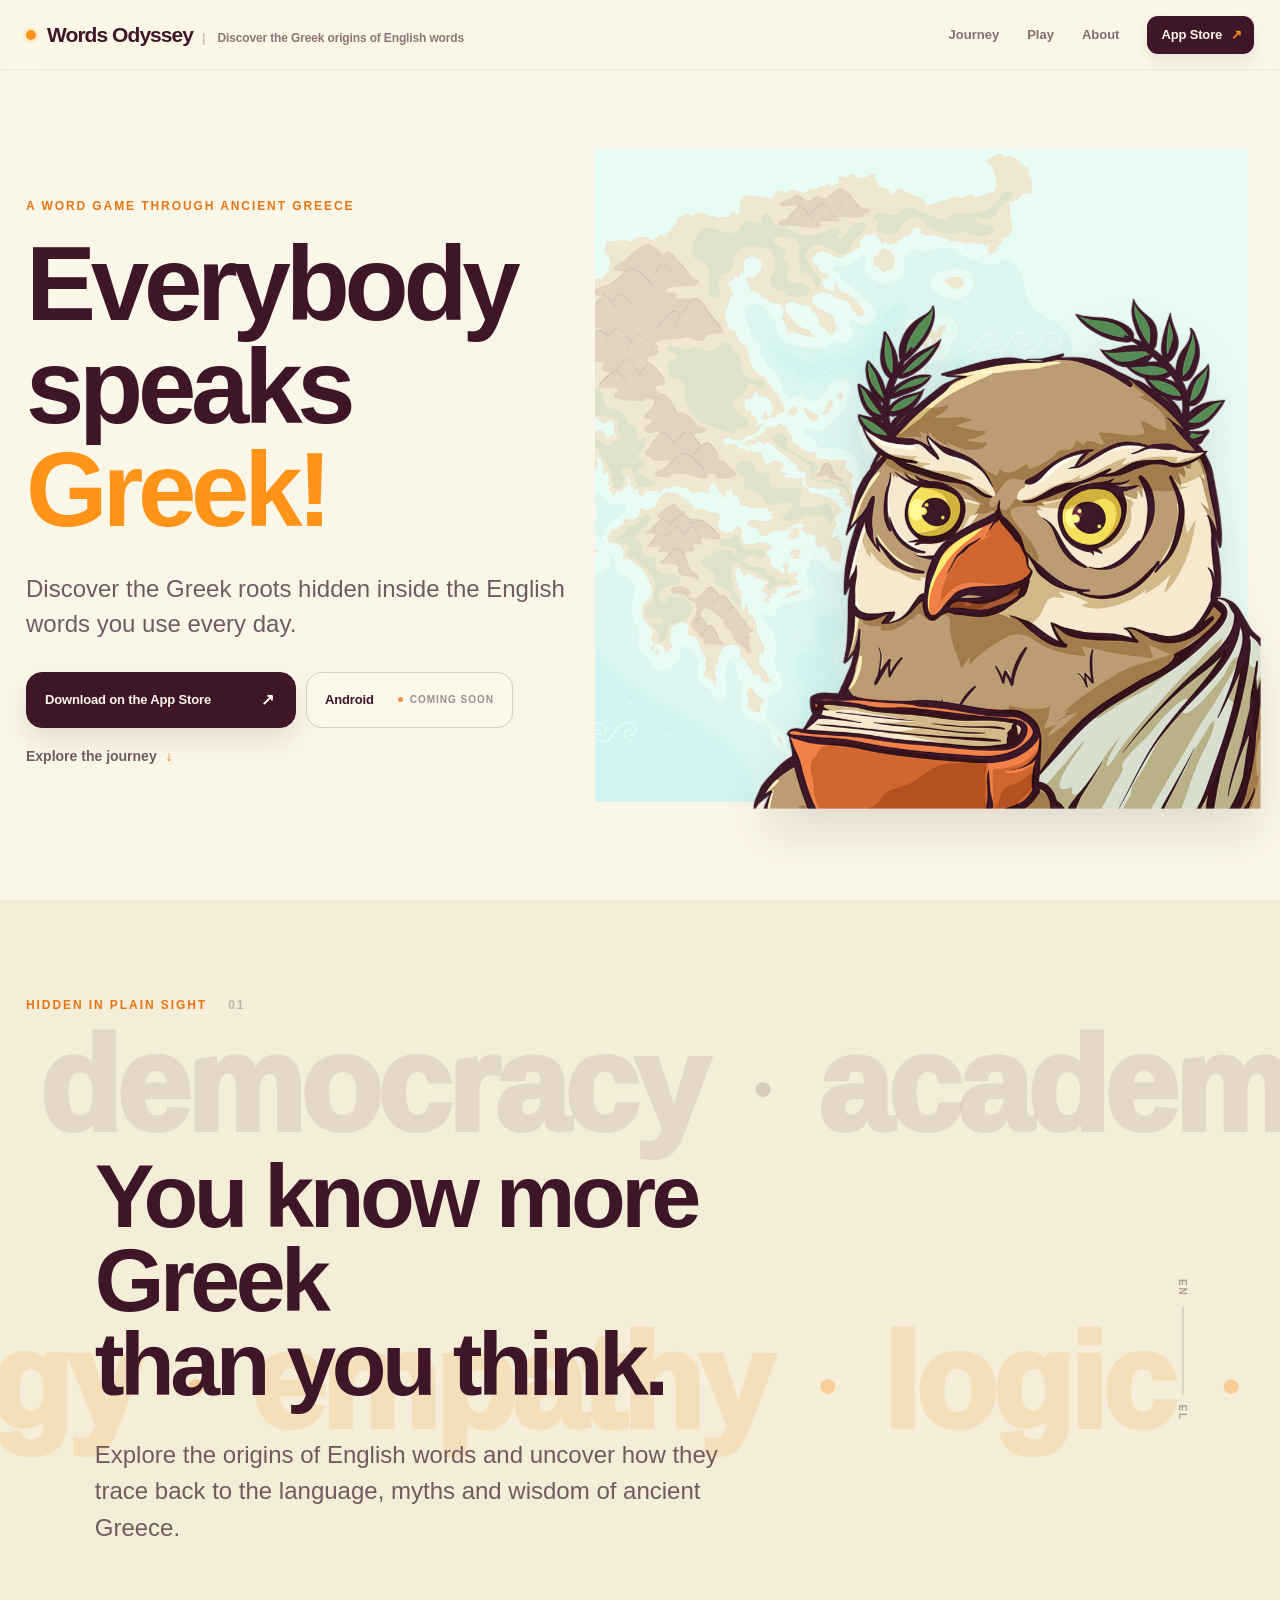
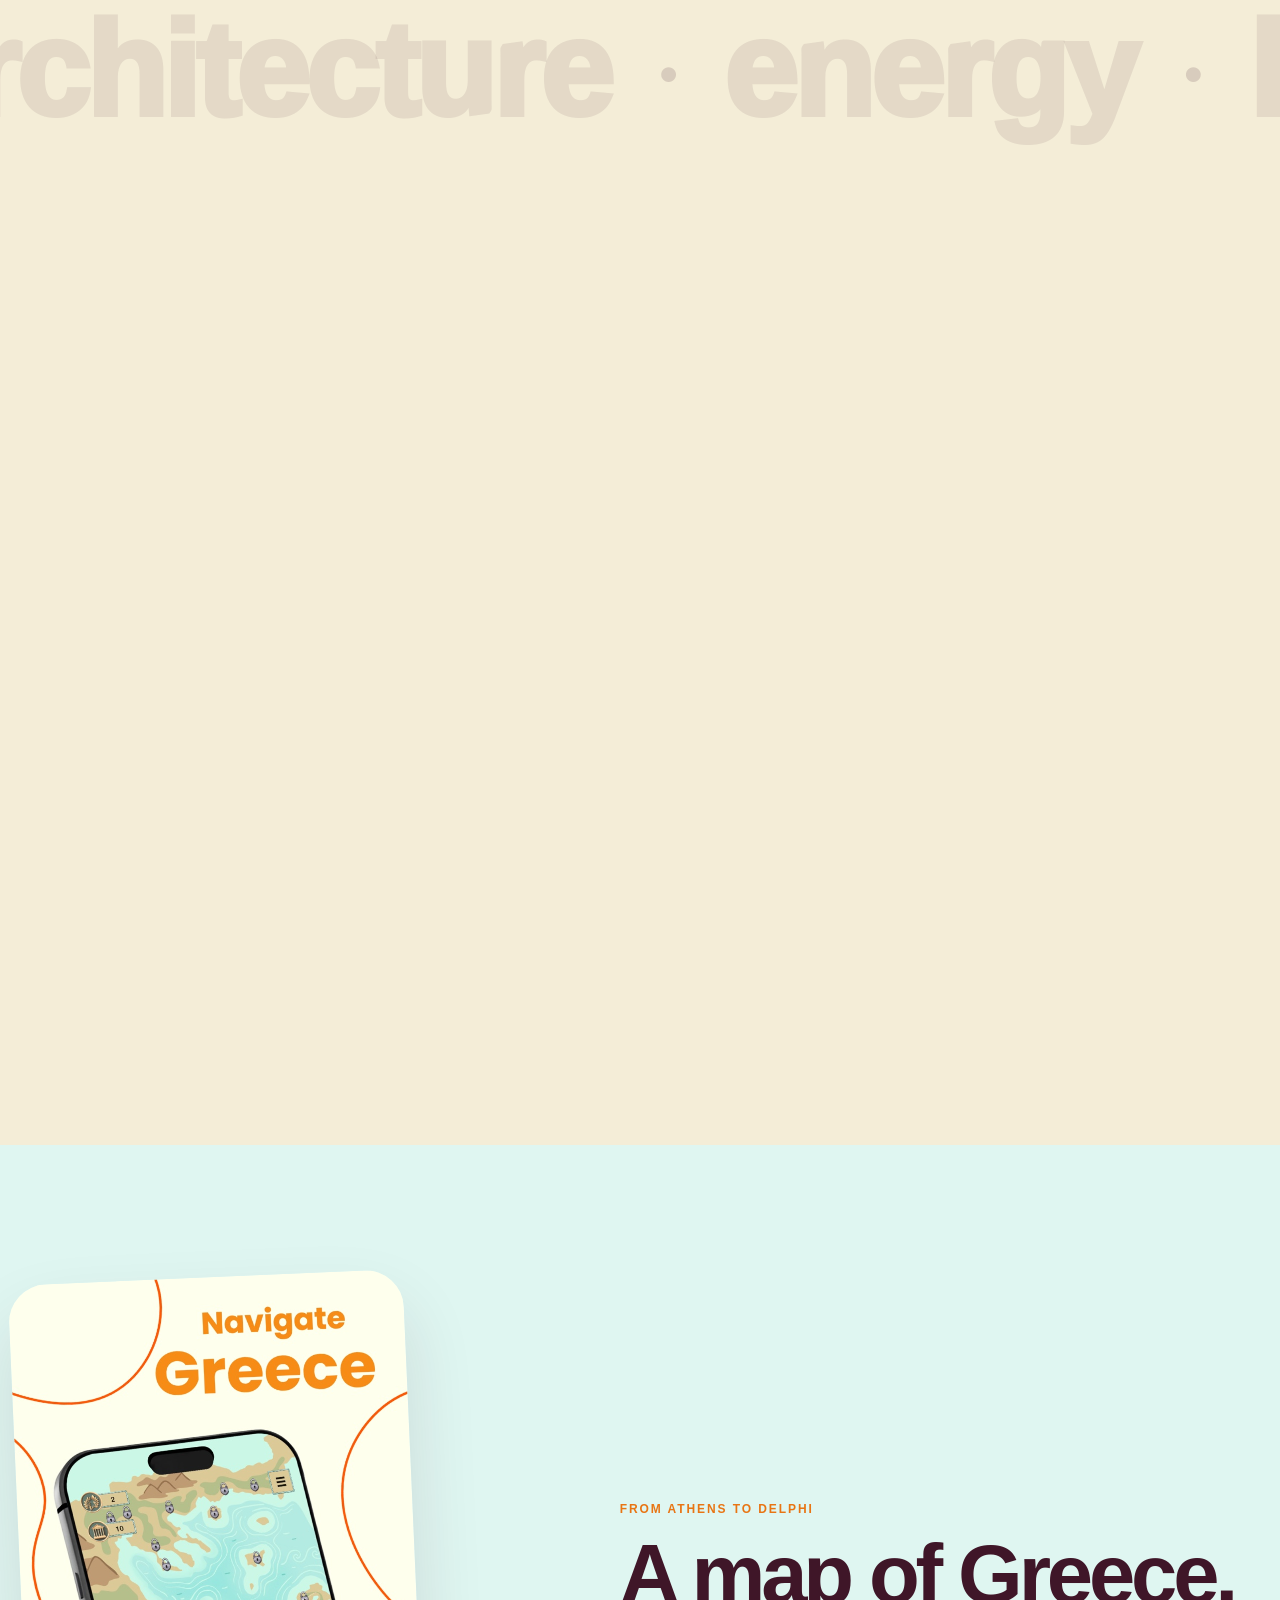
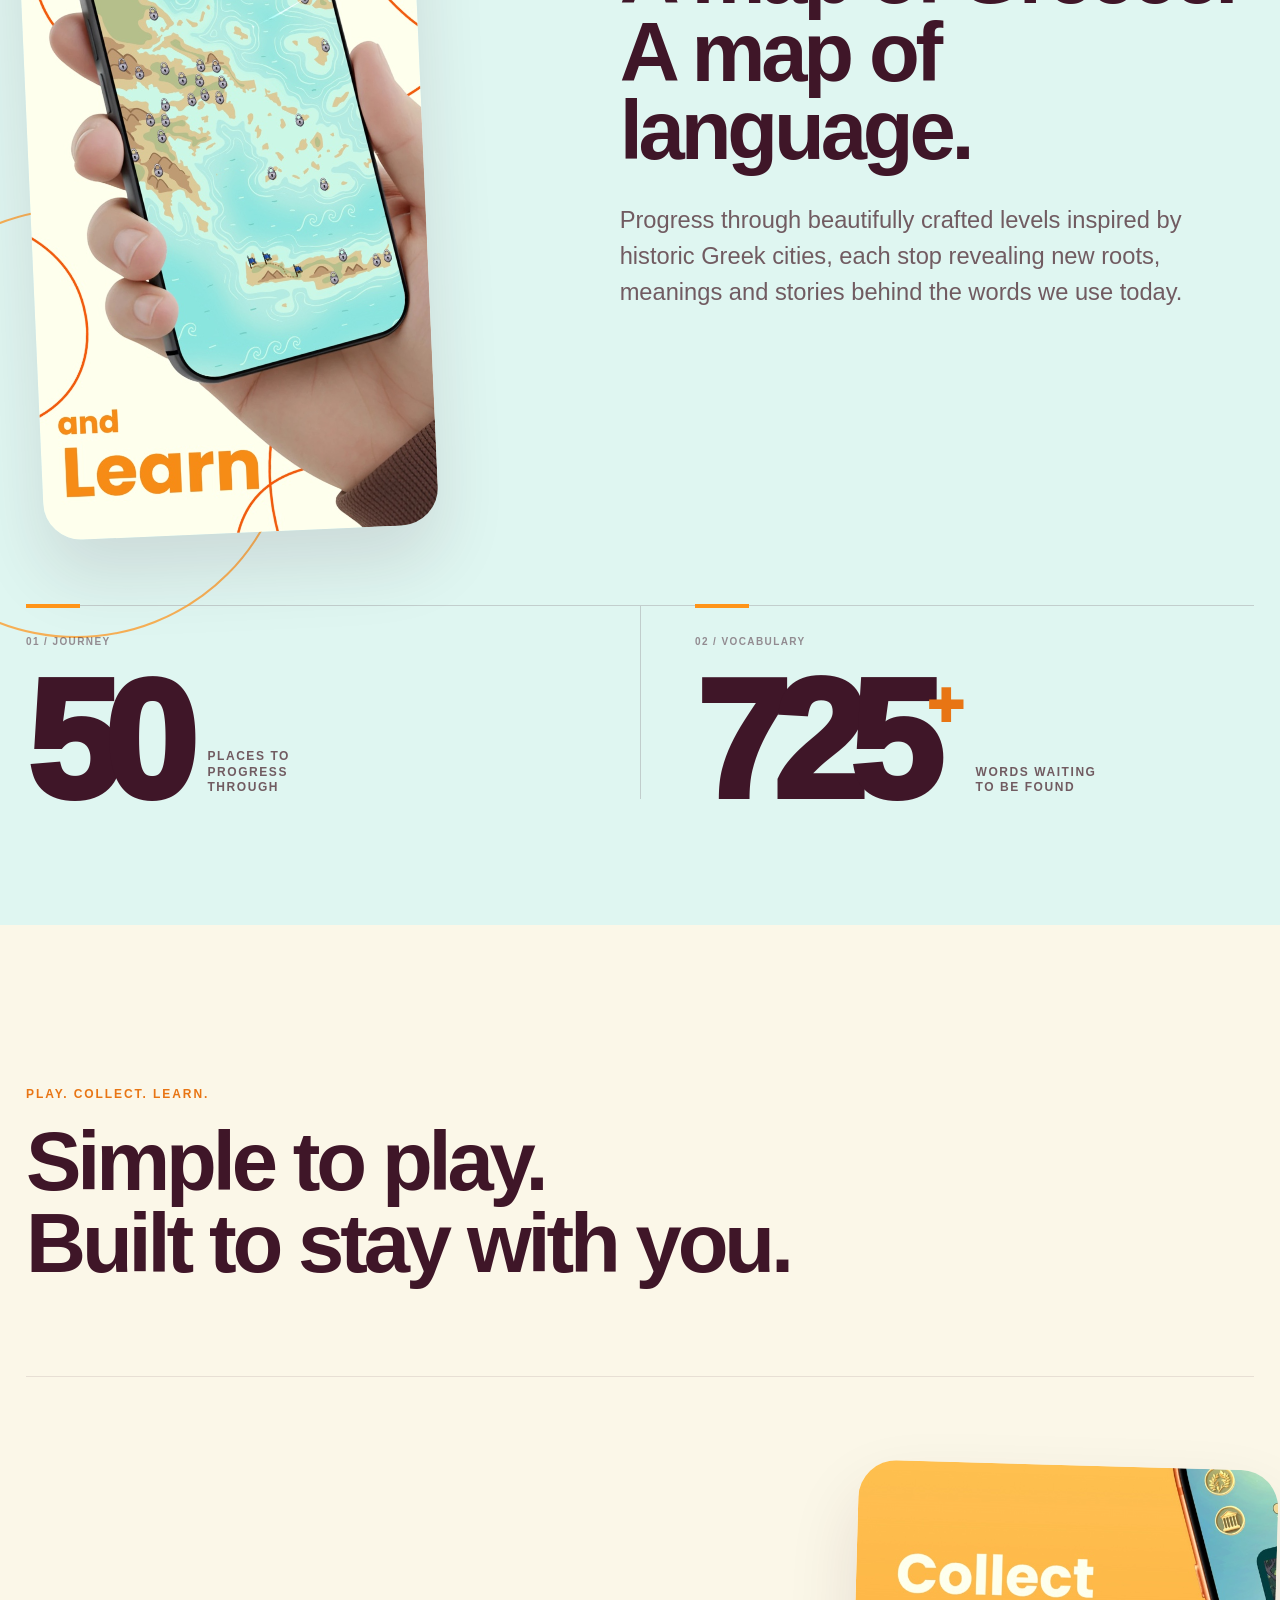
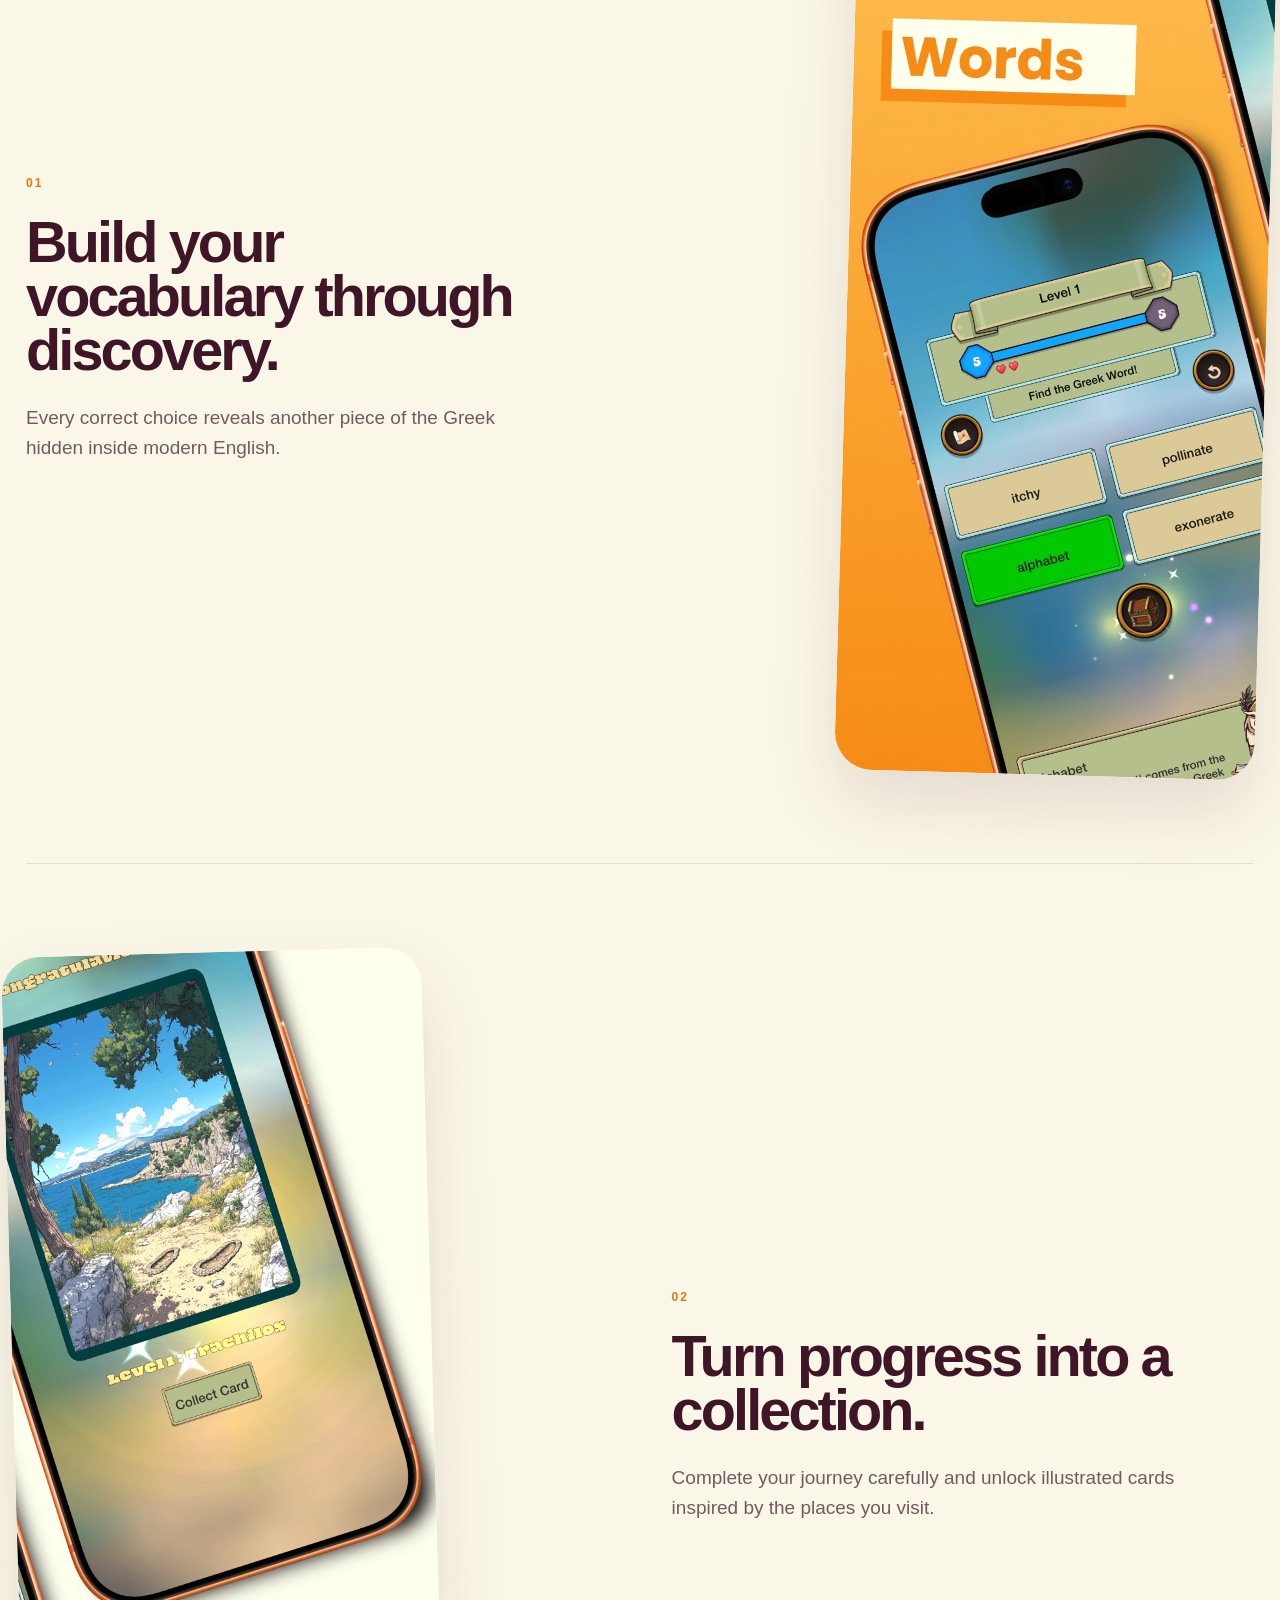
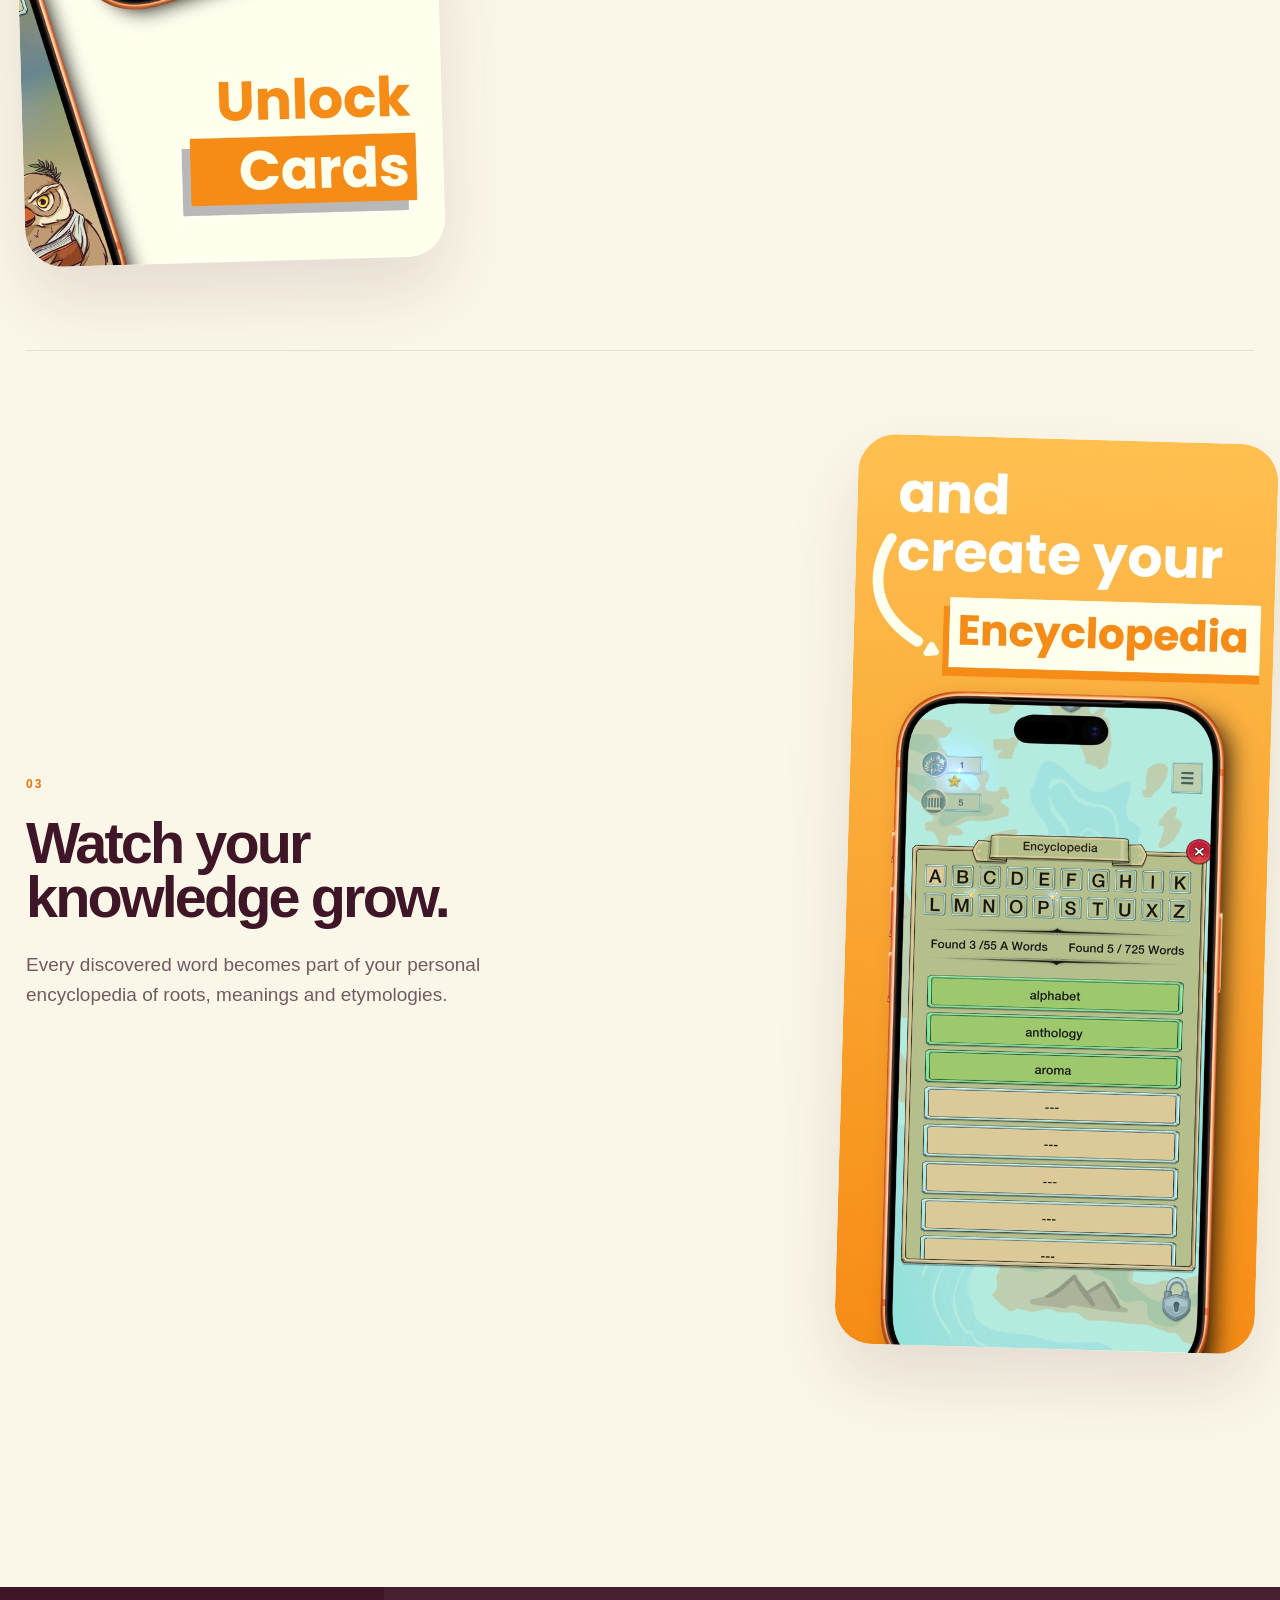
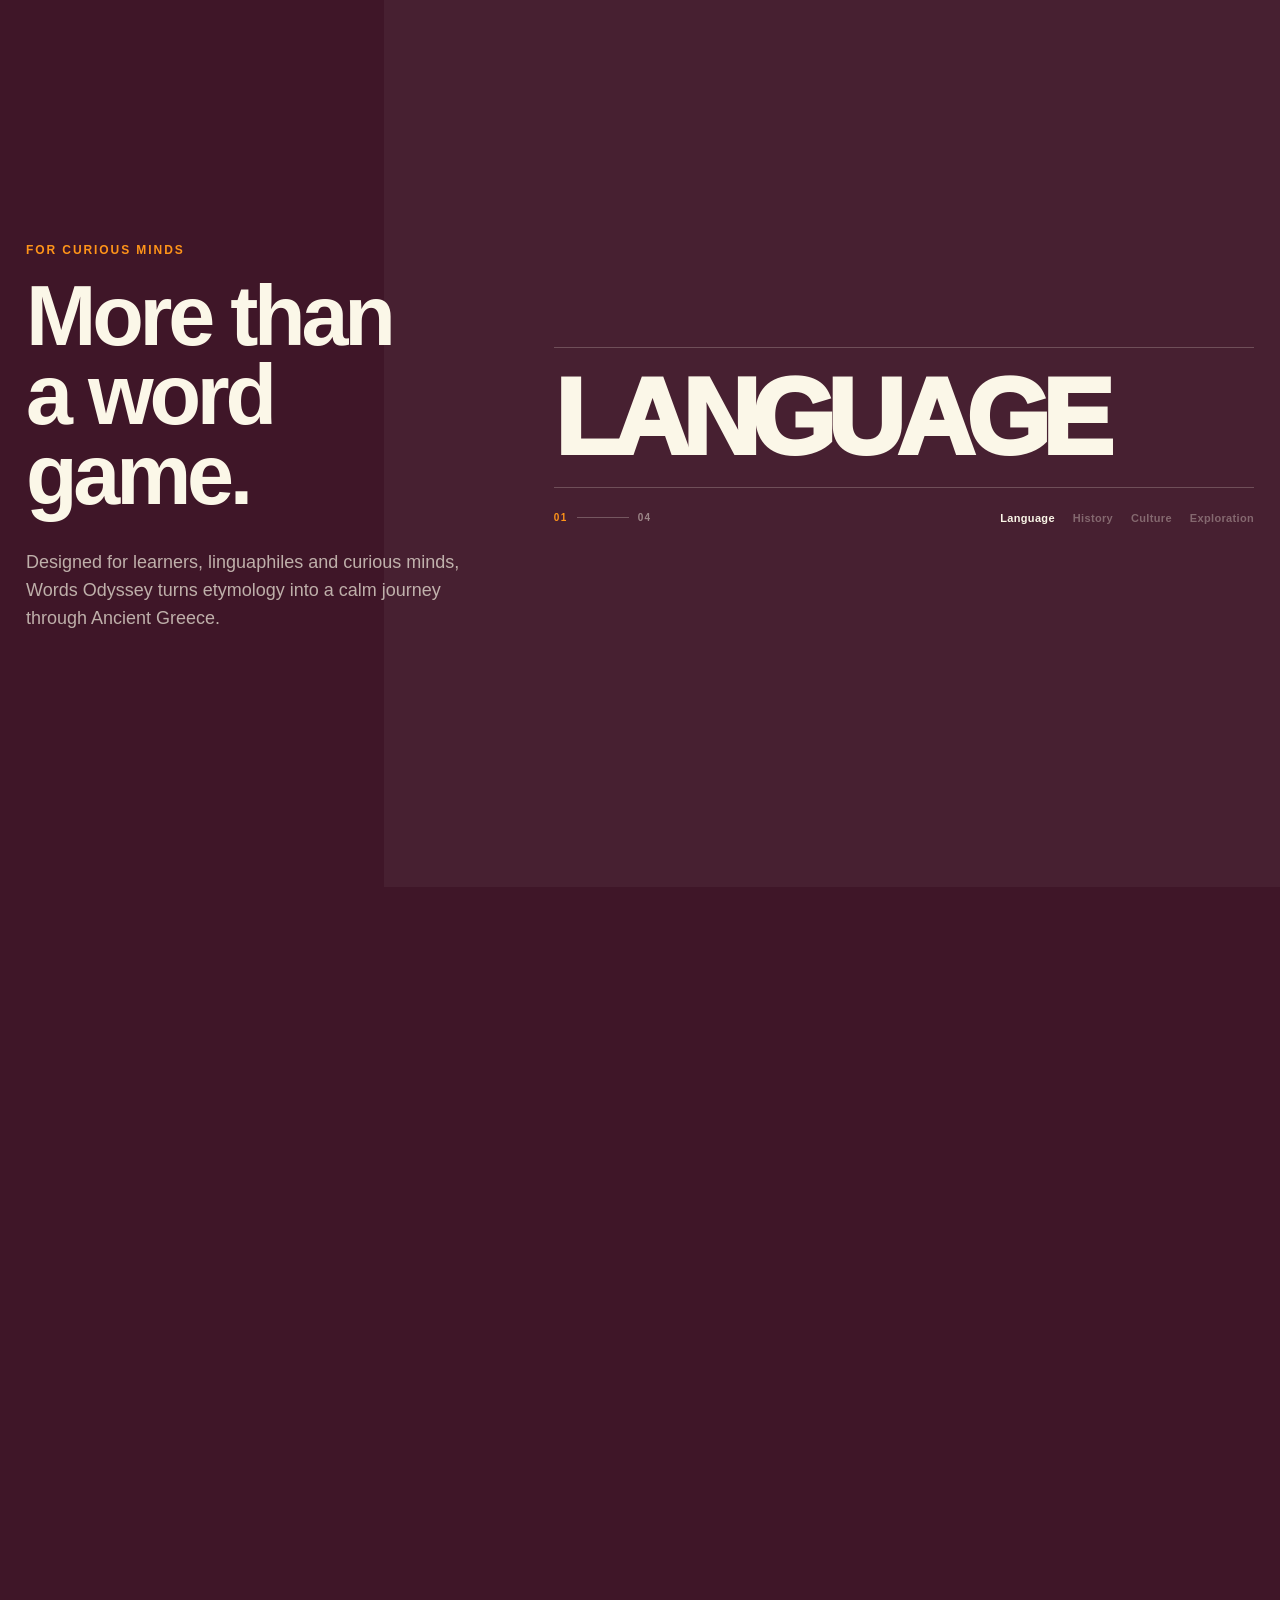
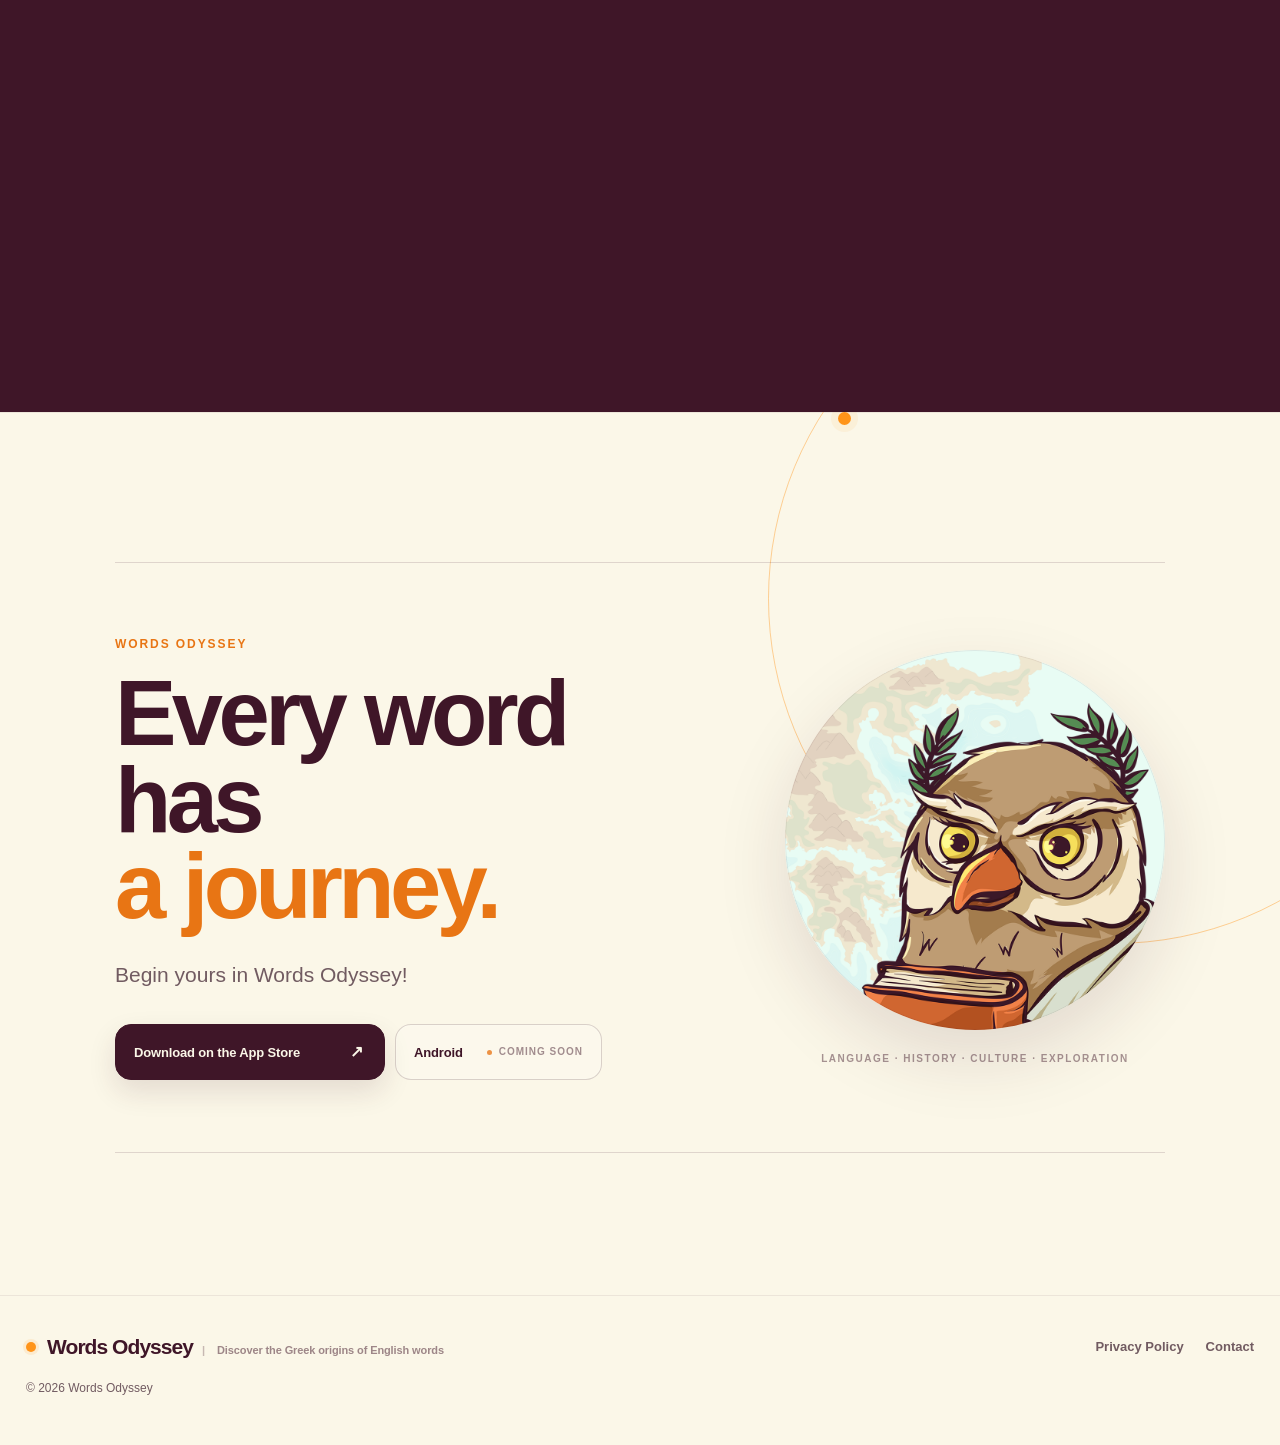
<file: index.html>
<!doctype html>
<html lang="en">
<head>
  <meta charset="utf-8" />
  <meta name="viewport" content="width=device-width, initial-scale=1" />
  <meta name="theme-color" content="#fbf7e8" />
  <title>Words Odyssey — Everybody speaks Greek!</title>
  <meta name="description" content="Explore the Greek roots hidden inside the English words you use every day." />
  <script>document.documentElement.classList.add('js');</script>
  <link rel="stylesheet" href="styles.css" />
</head>
<body>
  <header class="site-header" aria-label="Site header">
    <a class="brand" href="#top" aria-label="Words Odyssey home">
      <span class="brand-mark" aria-hidden="true"></span>
      <span class="brand-name"><strong>Words Odyssey</strong><span class="brand-descriptor" aria-hidden="true"><span class="brand-divider">|</span> Discover the Greek origins of English words</span></span>
    </a>
    <nav class="nav" aria-label="Primary navigation">
      <a href="#journey">Journey</a>
      <a href="#play">Play</a>
      <a href="#about">About</a>
      <a class="nav-cta" href="#download"><span>App Store</span><span class="nav-cta-arrow" aria-hidden="true">↗</span></a>
    </nav>
  </header>

  <main id="top">
    <section class="hero page-width">
      <div class="hero-copy reveal">
        <p class="eyebrow">A word game through Ancient Greece</p>
        <h1>Everybody<br>speaks <span>Greek!</span></h1>
        <p class="hero-lede">Discover the Greek roots hidden inside the English words you use every day.</p>
        <div class="hero-actions">
          <div class="store-actions" aria-label="Download availability">
            <a class="store-button store-button-primary" href="#download" aria-label="Download Words Odyssey on the App Store">
              <span>Download on the App Store</span>
              <span class="store-arrow" aria-hidden="true">↗</span>
            </a>
            <div class="store-button store-button-coming" aria-label="Words Odyssey for Android, coming soon">
              <span>Android</span>
              <span class="store-status"><i aria-hidden="true"></i>Coming soon</span>
            </div>
          </div>
          <a class="text-link" href="#journey">Explore the journey <b aria-hidden="true">↓</b></a>
        </div>
      </div>

      <div class="hero-art reveal" aria-label="Words Odyssey owl over an illustrated map of Greece">
        <div class="hero-layer hero-map-layer"><img src="assets/logo-background.png" alt="Illustrated map of Greece" /></div>
        <div class="hero-layer hero-owl-layer"><img src="assets/logo-foreground.png" alt="Words Odyssey owl character" /></div>
      </div>
    </section>

    <section class="roots" id="premise" aria-labelledby="roots-title">
      <div class="roots-scroll">
        <div class="roots-pin">
          <div class="word-rail rail-one" aria-hidden="true">
            <div class="rail-track">
              <span>democracy</span><i>•</i><span>academy</span><i>•</i><span>theatre</span><i>•</i><span>music</span><i>•</i><span>philosophy</span><i>•</i><span>democracy</span><i>•</i><span>academy</span><i>•</i><span>theatre</span>
            </div>
          </div>
          <div class="word-rail rail-two" aria-hidden="true">
            <div class="rail-track">
              <span>biology</span><i>•</i><span>empathy</span><i>•</i><span>logic</span><i>•</i><span>cosmos</span><i>•</i><span>technology</span><i>•</i><span>biology</span><i>•</i><span>empathy</span><i>•</i><span>logic</span>
            </div>
          </div>
          <div class="word-rail rail-three" aria-hidden="true">
            <div class="rail-track">
              <span>architecture</span><i>•</i><span>energy</span><i>•</i><span>harmony</span><i>•</i><span>method</span><i>•</i><span>idea</span><i>•</i><span>architecture</span><i>•</i><span>energy</span>
            </div>
          </div>
          <div class="word-rail rail-four rail-mobile" aria-hidden="true">
            <div class="rail-track">
              <span>strategy</span><i>•</i><span>drama</span><i>•</i><span>epic</span><i>•</i><span>metaphor</span><i>•</i><span>analysis</span><i>•</i><span>strategy</span><i>•</i><span>drama</span>
            </div>
          </div>

          <div class="roots-frame page-width">
            <div class="roots-label">Hidden in plain sight <span>01</span></div>
            <div class="roots-copy">
              <h2 id="roots-title">You know more Greek<br>than you think.</h2>
              <p>Explore the origins of English words and uncover how they trace back to the language, myths and wisdom of ancient Greece.</p>
            </div>
            <div class="roots-index" aria-hidden="true">
              <span>EN</span><i></i><span>EL</span>
            </div>
          </div>
        </div>
      </div>
    </section>

    <section class="journey" id="journey">
      <div class="journey-inner page-width">
        <div class="journey-visual reveal">
          <span class="journey-ring" aria-hidden="true"></span>
          <img src="assets/image3.jpeg" alt="Words Odyssey map showing the journey across Greece" />
        </div>
        <div class="journey-copy reveal">
          <p class="eyebrow">From Athens to Delphi</p>
          <h2>A map of Greece.<br>A map of language.</h2>
          <p class="large-copy">Progress through beautifully crafted levels inspired by historic Greek cities, each stop revealing new roots, meanings and stories behind the words we use today.</p>
        </div>

        <div class="stats" aria-label="Game highlights">
          <div class="stat reveal">
            <span class="stat-kicker">01 / Journey</span>
            <div class="stat-main"><strong>50</strong><span>places to<br>progress through</span></div>
          </div>
          <div class="stat reveal">
            <span class="stat-kicker">02 / Vocabulary</span>
            <div class="stat-main"><strong>725<sup>+</sup></strong><span>words waiting<br>to be found</span></div>
          </div>
        </div>
      </div>
    </section>

    <section class="play page-width" id="play">
      <header class="play-heading reveal">
        <p class="eyebrow">Play. Collect. Learn.</p>
        <h2>Simple to play.<br>Built to stay with you.</h2>
      </header>

      <article class="story-row story-image-right reveal">
        <div class="story-copy">
          <span class="story-number">01</span>
          <h3>Build your vocabulary through discovery.</h3>
          <p>Every correct choice reveals another piece of the Greek hidden inside modern English.</p>
        </div>
        <div class="story-media story-media-right"><img src="assets/image4.jpeg" alt="Words Odyssey word discovery gameplay" /></div>
      </article>

      <article class="story-row story-image-left reveal">
        <div class="story-media story-media-left"><img src="assets/image5.jpeg" alt="Words Odyssey collectible card screen" /></div>
        <div class="story-copy">
          <span class="story-number">02</span>
          <h3>Turn progress into a collection.</h3>
          <p>Complete your journey carefully and unlock illustrated cards inspired by the places you visit.</p>
        </div>
      </article>

      <article class="story-row story-image-right reveal">
        <div class="story-copy">
          <span class="story-number">03</span>
          <h3>Watch your knowledge grow.</h3>
          <p>Every discovered word becomes part of your personal encyclopedia of roots, meanings and etymologies.</p>
        </div>
        <div class="story-media story-media-right"><img src="assets/image6.jpeg" alt="Words Odyssey encyclopedia screen" /></div>
      </article>
    </section>

    <section class="about" id="about" aria-labelledby="about-title">
      <div class="about-scroll">
        <div class="about-pin">
          <div class="about-map" aria-hidden="true"></div>
          <div class="about-grid page-width">
            <div class="about-intro">
              <p class="eyebrow">For curious minds</p>
              <h2 id="about-title">More than<br>a word game.</h2>
              <p class="about-copy">Designed for learners, linguaphiles and curious minds, Words Odyssey turns etymology into a calm journey through Ancient Greece.</p>
            </div>

            <div class="about-reel" aria-label="Language, history, culture and exploration">
              <div class="reel-window">
                <span class="reel-word" data-step="0">LANGUAGE</span>
                <span class="reel-word" data-step="1">HISTORY</span>
                <span class="reel-word" data-step="2">CULTURE</span>
                <span class="reel-word" data-step="3">EXPLORATION</span>
              </div>
              <div class="reel-meta">
                <div class="reel-count"><span class="reel-current">01</span><i></i><span>04</span></div>
                <div class="reel-list" aria-hidden="true">
                  <span class="active">Language</span><span>History</span><span>Culture</span><span>Exploration</span>
                </div>
              </div>
            </div>
          </div>
        </div>
      </div>
    </section>

    <section class="finale" id="download" aria-labelledby="finale-title">
      <div class="finale-orbit" aria-hidden="true"></div>
      <div class="finale-inner reveal">
        <div class="finale-copy">
          <p class="eyebrow">Words Odyssey</p>
          <h2 id="finale-title">Every word has<br><span>a journey.</span></h2>
          <p>Begin yours in Words Odyssey!</p>
          <div class="store-actions store-actions-finale" aria-label="Download availability">
            <a class="store-button store-button-primary" href="#" aria-label="Download Words Odyssey on the App Store">
              <span>Download on the App Store</span>
              <span class="store-arrow" aria-hidden="true">↗</span>
            </a>
            <div class="store-button store-button-coming" aria-label="Words Odyssey for Android, coming soon">
              <span>Android</span>
              <span class="store-status"><i aria-hidden="true"></i>Coming soon</span>
            </div>
          </div>
        </div>
        <div class="finale-art" aria-hidden="true">
          <div class="finale-disc"><img src="assets/logo-complete.png" alt="" /></div>
          <span class="finale-caption">Language · history · culture · exploration</span>
        </div>
      </div>
    </section>
  </main>

  <footer class="footer">
    <div class="footer-inner page-width">
      <a class="brand footer-brand" href="#top"><span class="brand-mark" aria-hidden="true"></span><span class="brand-name"><strong>Words Odyssey</strong><span class="brand-descriptor"><span class="brand-divider">|</span> Discover the Greek origins of English words</span></span></a>
      <div class="footer-links"><a href="privacy.html">Privacy Policy</a><a href="contact.html">Contact</a></div>
      <p>© 2026 Words Odyssey</p>
    </div>
  </footer>

  <script>
(() => {
  const clamp = (n, min, max) => Math.max(min, Math.min(max, n));

  // Entrance reveals
  const revealObserver = new IntersectionObserver((entries) => {
    entries.forEach((entry) => {
      if (entry.isIntersecting) {
        entry.target.classList.add('visible');
        revealObserver.unobserve(entry.target);
      }
    });
  }, { threshold: 0.1 });
  document.querySelectorAll('.reveal').forEach((el) => revealObserver.observe(el));

  // Navigation state
  const header = document.querySelector('.site-header');
  const updateHeader = () => header?.classList.toggle('scrolled', window.scrollY > 24);
  updateHeader();
  window.addEventListener('scroll', updateHeader, { passive: true });

  // Hero pointer parallax. Tracks the pointer over the ENTIRE viewport.
  const mapLayer = document.querySelector('.hero-map-layer');
  const owlLayer = document.querySelector('.hero-owl-layer');
  let targetX = 0, targetY = 0, currentX = 0, currentY = 0;
  let lastPointerAt = 0;

  const setPointer = (clientX, clientY) => {
    targetX = clamp((clientX / window.innerWidth - 0.5) * 2, -1, 1);
    targetY = clamp((clientY / window.innerHeight - 0.5) * 2, -1, 1);
    lastPointerAt = performance.now();
  };
  window.addEventListener('pointermove', (e) => setPointer(e.clientX, e.clientY), { passive: true });
  window.addEventListener('mousemove', (e) => setPointer(e.clientX, e.clientY), { passive: true });

  function animateHero(t) {
    // If untouched for a few seconds, drift the target itself so the layers remain alive.
    if (t - lastPointerAt > 3600) {
      targetX = Math.sin(t * 0.00018) * 0.11;
      targetY = Math.cos(t * 0.00015) * 0.085;
    }
    currentX += (targetX - currentX) * 0.026;
    currentY += (targetY - currentY) * 0.026;

    if (mapLayer) {
      mapLayer.style.setProperty('--tx', `${(currentX * 5).toFixed(2)}px`);
      mapLayer.style.setProperty('--ty', `${(currentY * 4).toFixed(2)}px`);
    }
    if (owlLayer) {
      owlLayer.style.setProperty('--tx', `${(currentX * 12).toFixed(2)}px`);
      owlLayer.style.setProperty('--ty', `${(currentY * 9).toFixed(2)}px`);
      owlLayer.style.rotate = `${(currentX * 0.18).toFixed(3)}deg`;
    }
    requestAnimationFrame(animateHero);
  }
  requestAnimationFrame(animateHero);

  // Scroll-driven editorial systems.
  const roots = document.querySelector('.roots');
  const rails = [...document.querySelectorAll('.rail-track')];
  const about = document.querySelector('.about');
  const reelWords = [...document.querySelectorAll('.reel-word')];
  const reelList = [...document.querySelectorAll('.reel-list span')];
  const reelCurrent = document.querySelector('.reel-current');

  const sectionProgress = (section) => {
    if (!section) return 0;
    const rect = section.getBoundingClientRect();
    const travel = Math.max(1, rect.height - window.innerHeight);
    return clamp(-rect.top / travel, 0, 1);
  };

  function updateScrollEditorial() {
    const rp = sectionProgress(roots);
    // Deliberately obvious, clean directional motion. No random rotations or font changes.
    if (rails[0]) rails[0].style.transform = `translate3d(${(3 + rp * 8).toFixed(2)}vw,0,0)`;
    if (rails[1]) rails[1].style.transform = `translate3d(${(-24 + rp * 25).toFixed(2)}vw,0,0)`;
    if (rails[2]) rails[2].style.transform = `translate3d(${(-8 - rp * 18).toFixed(2)}vw,0,0)`;
    if (rails[3]) rails[3].style.transform = `translate3d(${(-31 + rp * 23).toFixed(2)}vw,0,0)`;

    const ap = sectionProgress(about);
    const scaled = ap * (reelWords.length - 1);
    const active = clamp(Math.round(scaled), 0, reelWords.length - 1);

    reelWords.forEach((word, i) => {
      const d = i - scaled;
      const y = d * 108;
      const opacity = clamp(1 - Math.abs(d) * 1.35, 0, 1);
      word.style.setProperty('--reel-y', `${y.toFixed(1)}%`);
      word.style.setProperty('--reel-opacity', opacity.toFixed(3));
    });
    reelList.forEach((item, i) => item.classList.toggle('active', i === active));
    if (reelCurrent) reelCurrent.textContent = String(active + 1).padStart(2, '0');
  }

  let ticking = false;
  const requestUpdate = () => {
    if (ticking) return;
    ticking = true;
    requestAnimationFrame(() => {
      updateScrollEditorial();
      ticking = false;
    });
  };
  updateScrollEditorial();
  window.addEventListener('scroll', requestUpdate, { passive: true });
  window.addEventListener('resize', requestUpdate, { passive: true });
})();

  </script>
</body>
</html>
</file>
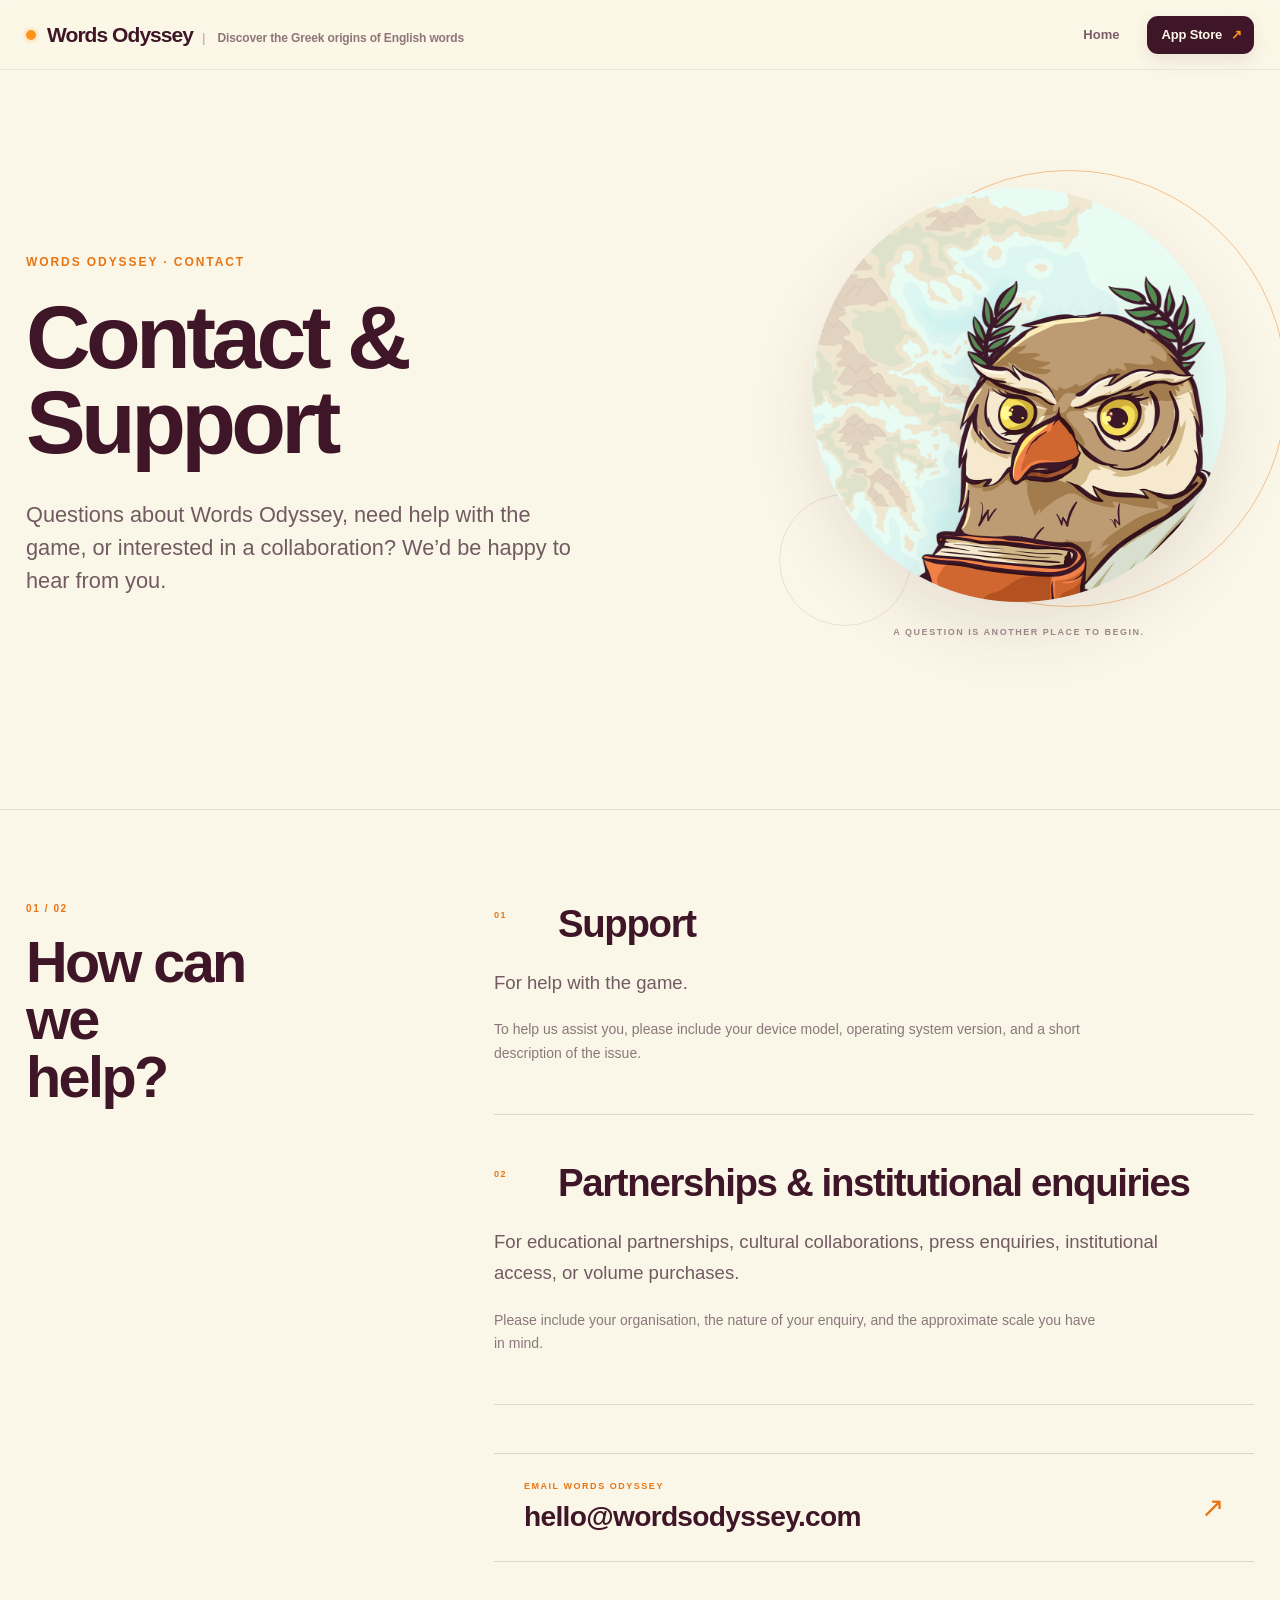
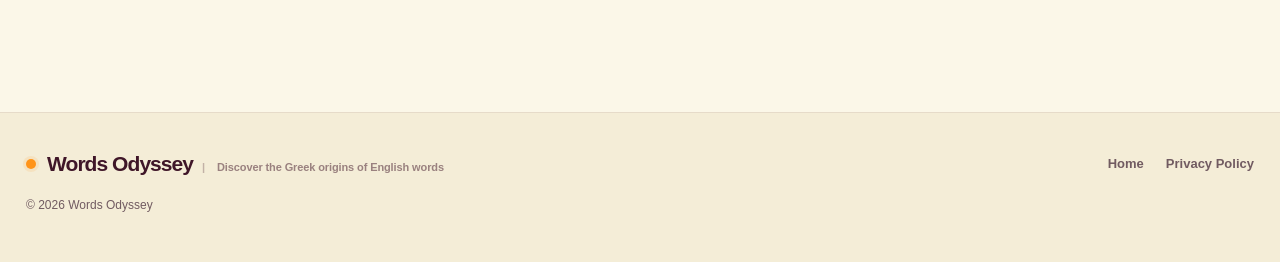
<file: contact.html>
<!doctype html>
<html lang="en">
<head>
  <meta charset="utf-8" />
  <meta name="viewport" content="width=device-width, initial-scale=1" />
  <meta name="theme-color" content="#fbf7e8" />
  <title>Contact &amp; Support — Words Odyssey</title>
  <meta name="description" content="Contact Words Odyssey for game support, educational partnerships, cultural collaborations, press enquiries, institutional access, and volume purchases." />
  <link rel="stylesheet" href="styles.css" />
</head>
<body class="contact-page">
  <header class="site-header contact-header" aria-label="Site header">
    <a class="brand" href="index.html" aria-label="Words Odyssey home">
      <span class="brand-mark" aria-hidden="true"></span>
      <span class="brand-name"><strong>Words Odyssey</strong><span class="brand-descriptor" aria-hidden="true"><span class="brand-divider">|</span> Discover the Greek origins of English words</span></span>
    </a>
    <nav class="nav contact-nav" aria-label="Contact page navigation">
      <a href="index.html">Home</a>
      <a class="nav-cta" href="index.html#download"><span>App Store</span><span class="nav-cta-arrow" aria-hidden="true">↗</span></a>
    </nav>
  </header>

  <main>
    <section class="contact-hero page-width" aria-labelledby="contact-title">
      <div class="contact-heading">
        <p class="eyebrow">Words Odyssey · Contact</p>
        <h1 id="contact-title">Contact &amp; Support</h1>
        <p class="contact-intro">Questions about Words Odyssey, need help with the game, or interested in a collaboration? We’d be happy to hear from you.</p>
      </div>

      <div class="contact-art" aria-label="Words Odyssey owl over an illustrated map of Greece">
        <span class="contact-orbit orbit-one" aria-hidden="true"></span>
        <span class="contact-orbit orbit-two" aria-hidden="true"></span>
        <div class="contact-disc">
          <div class="contact-art-layer contact-map-layer"><img src="assets/logo-background.png" alt="Illustrated map of Greece" /></div>
          <div class="contact-art-layer contact-owl-layer"><img src="assets/logo-foreground.png" alt="Words Odyssey owl character" /></div>
        </div>
        <span class="contact-art-caption">A question is another place to begin.</span>
      </div>
    </section>

    <div class="contact-rule" aria-hidden="true"></div>

    <section class="contact-body page-width" aria-label="Ways to contact Words Odyssey">
      <div class="contact-note">
        <p class="contact-index">01 / 02</p>
        <h2>How can we help?</h2>
      </div>

      <div class="contact-details contact-paths">
        <section class="contact-path" aria-labelledby="support-heading">
          <div class="contact-path-head">
            <span class="contact-path-number">01</span>
            <h3 id="support-heading">Support</h3>
          </div>
          <p>For help with the game.</p>
          <p class="contact-path-note">To help us assist you, please include your device model, operating system version, and a short description of the issue.</p>
        </section>

        <section class="contact-path" aria-labelledby="partnerships-heading">
          <div class="contact-path-head">
            <span class="contact-path-number">02</span>
            <h3 id="partnerships-heading">Partnerships &amp; institutional enquiries</h3>
          </div>
          <p>For educational partnerships, cultural collaborations, press enquiries, institutional access, or volume purchases.</p>
          <p class="contact-path-note">Please include your organisation, the nature of your enquiry, and the approximate scale you have in mind.</p>
        </section>

        <a class="contact-email contact-email-shared" href="mailto:hello@wordsodyssey.com" aria-label="Email Words Odyssey at hello@wordsodyssey.com">
          <span class="contact-email-label">Email Words Odyssey</span>
          <strong>hello@wordsodyssey.com</strong>
          <span class="contact-email-arrow" aria-hidden="true">↗</span>
        </a>
      </div>
    </section>
  </main>

  <footer class="footer contact-footer">
    <div class="footer-inner page-width">
      <a class="brand footer-brand" href="index.html"><span class="brand-mark" aria-hidden="true"></span><span class="brand-name"><strong>Words Odyssey</strong><span class="brand-descriptor"><span class="brand-divider">|</span> Discover the Greek origins of English words</span></span></a>
      <div class="footer-links"><a href="index.html">Home</a><a href="privacy.html">Privacy Policy</a></div>
      <p>© 2026 Words Odyssey</p>
    </div>
  </footer>

  <script>
  (() => {
    const header = document.querySelector('.site-header');
    const art = document.querySelector('.contact-art');
    const map = document.querySelector('.contact-map-layer');
    const owl = document.querySelector('.contact-owl-layer');
    if (!header) return;

    const onScroll = () => header.classList.toggle('scrolled', window.scrollY > 10);
    onScroll();
    window.addEventListener('scroll', onScroll, { passive: true });

    if (!art || !map || !owl || window.matchMedia('(prefers-reduced-motion: reduce)').matches) return;

    let tx = 0, ty = 0, cx = 0, cy = 0;
    window.addEventListener('pointermove', (e) => {
      tx = (e.clientX / window.innerWidth - .5) * 2;
      ty = (e.clientY / window.innerHeight - .5) * 2;
    }, { passive: true });

    const frame = () => {
      cx += (tx - cx) * .025;
      cy += (ty - cy) * .025;
      map.style.setProperty('--cx', `${cx * 3.5}px`);
      map.style.setProperty('--cy', `${cy * 2.7}px`);
      owl.style.setProperty('--cx', `${cx * 7}px`);
      owl.style.setProperty('--cy', `${cy * 5.5}px`);
      requestAnimationFrame(frame);
    };
    frame();
  })();
  </script>
</body>
</html>
</file>
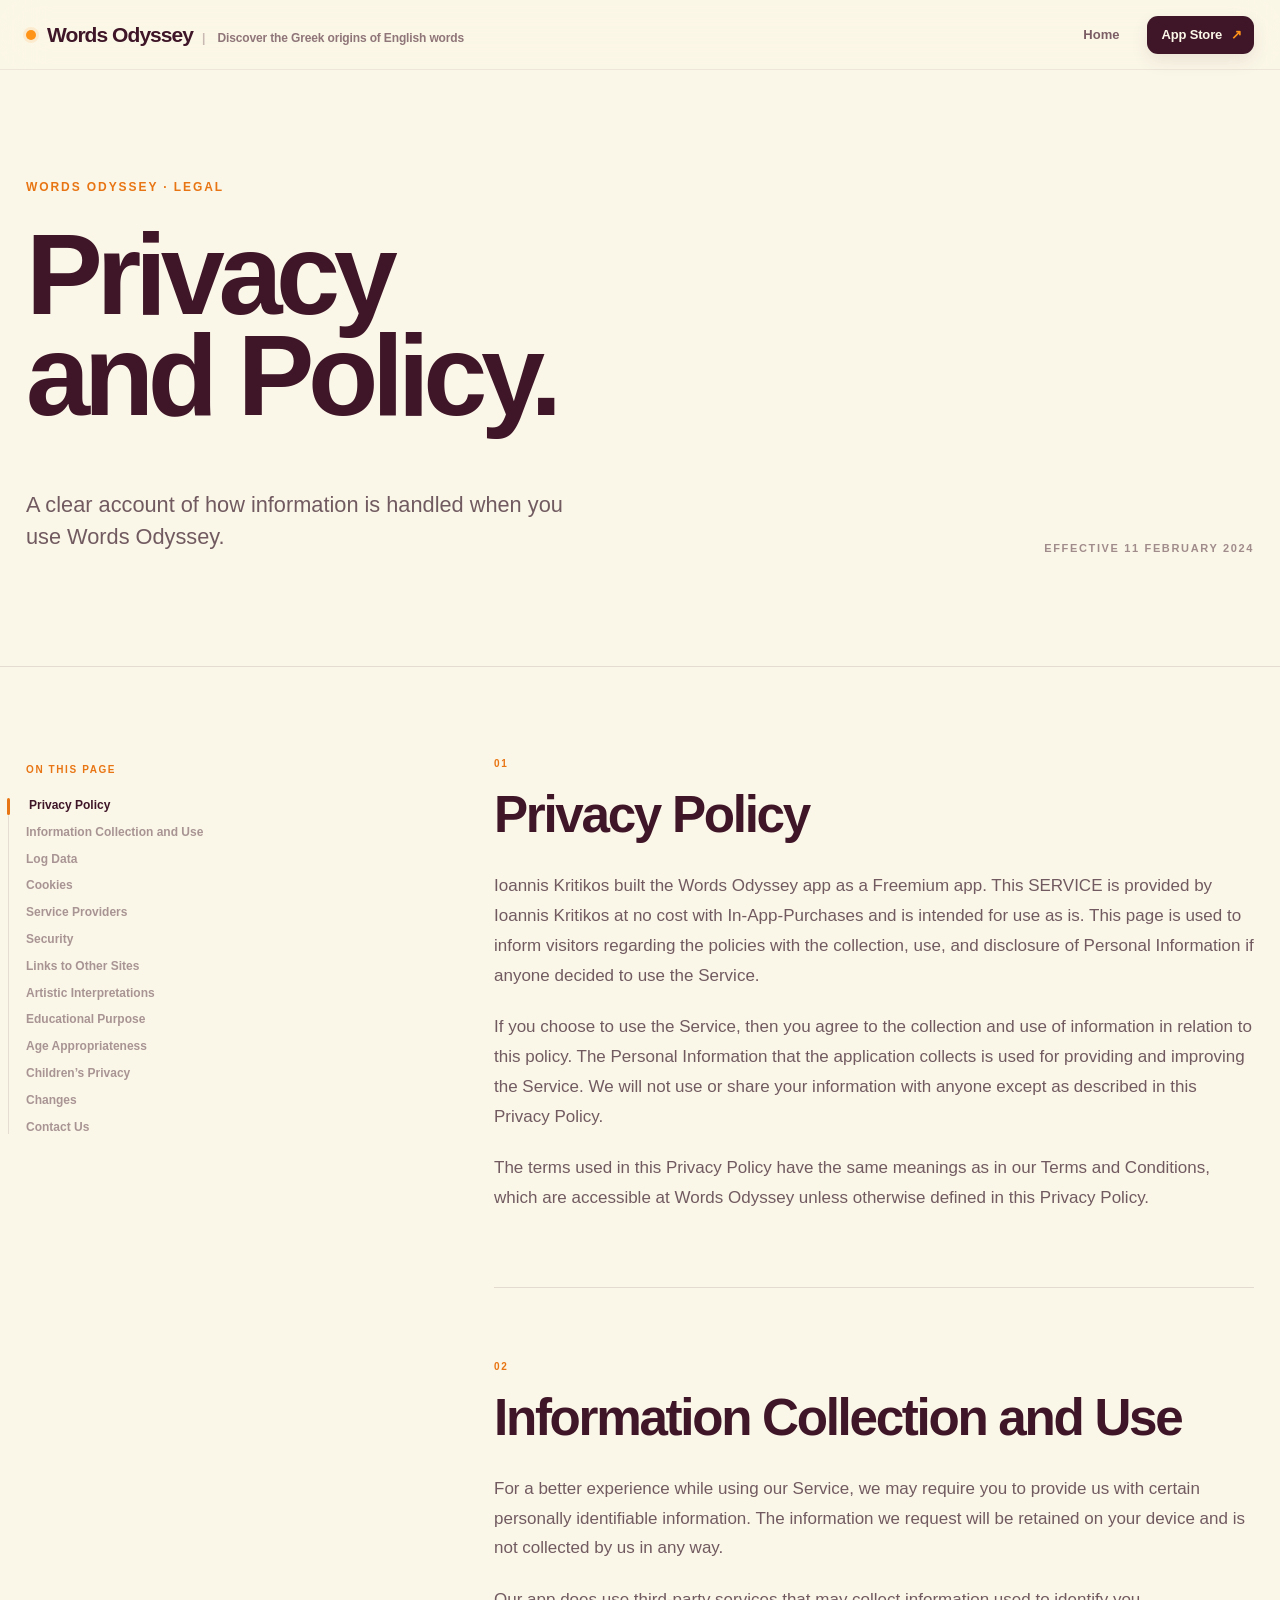
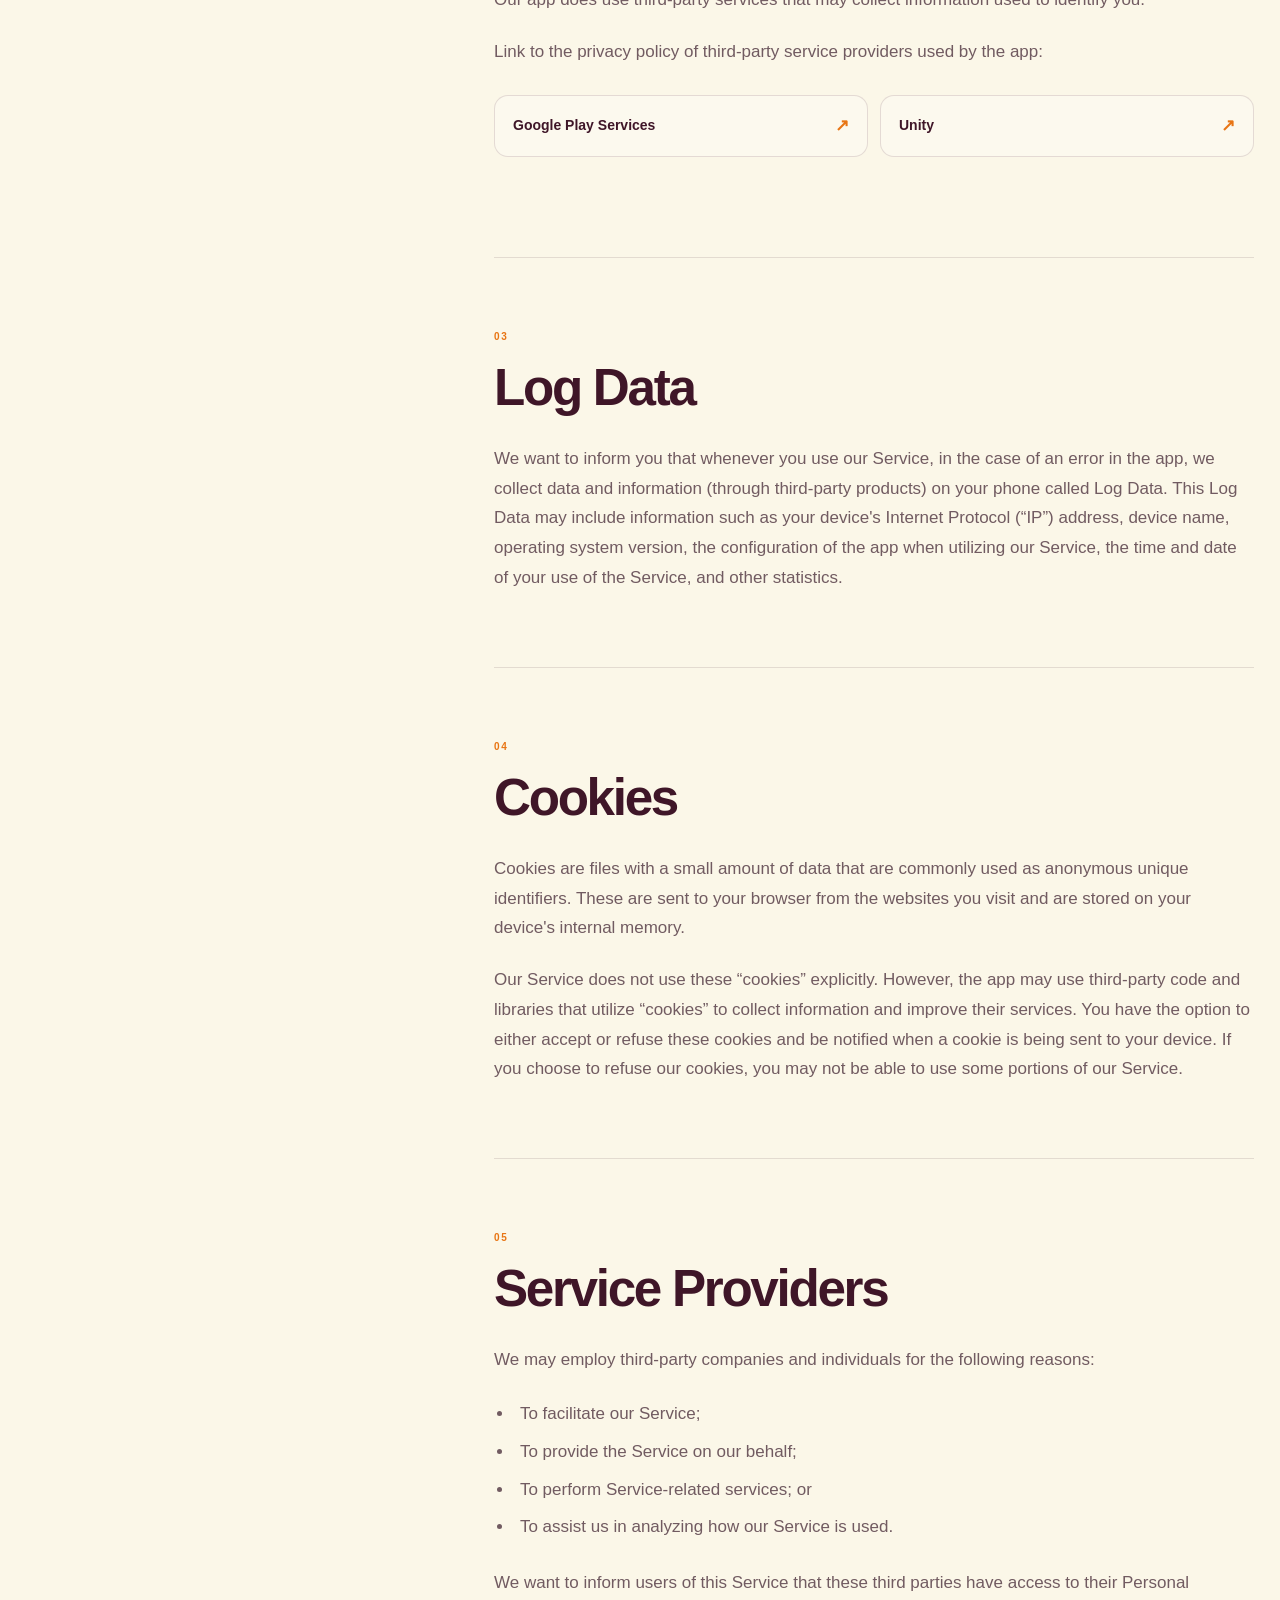
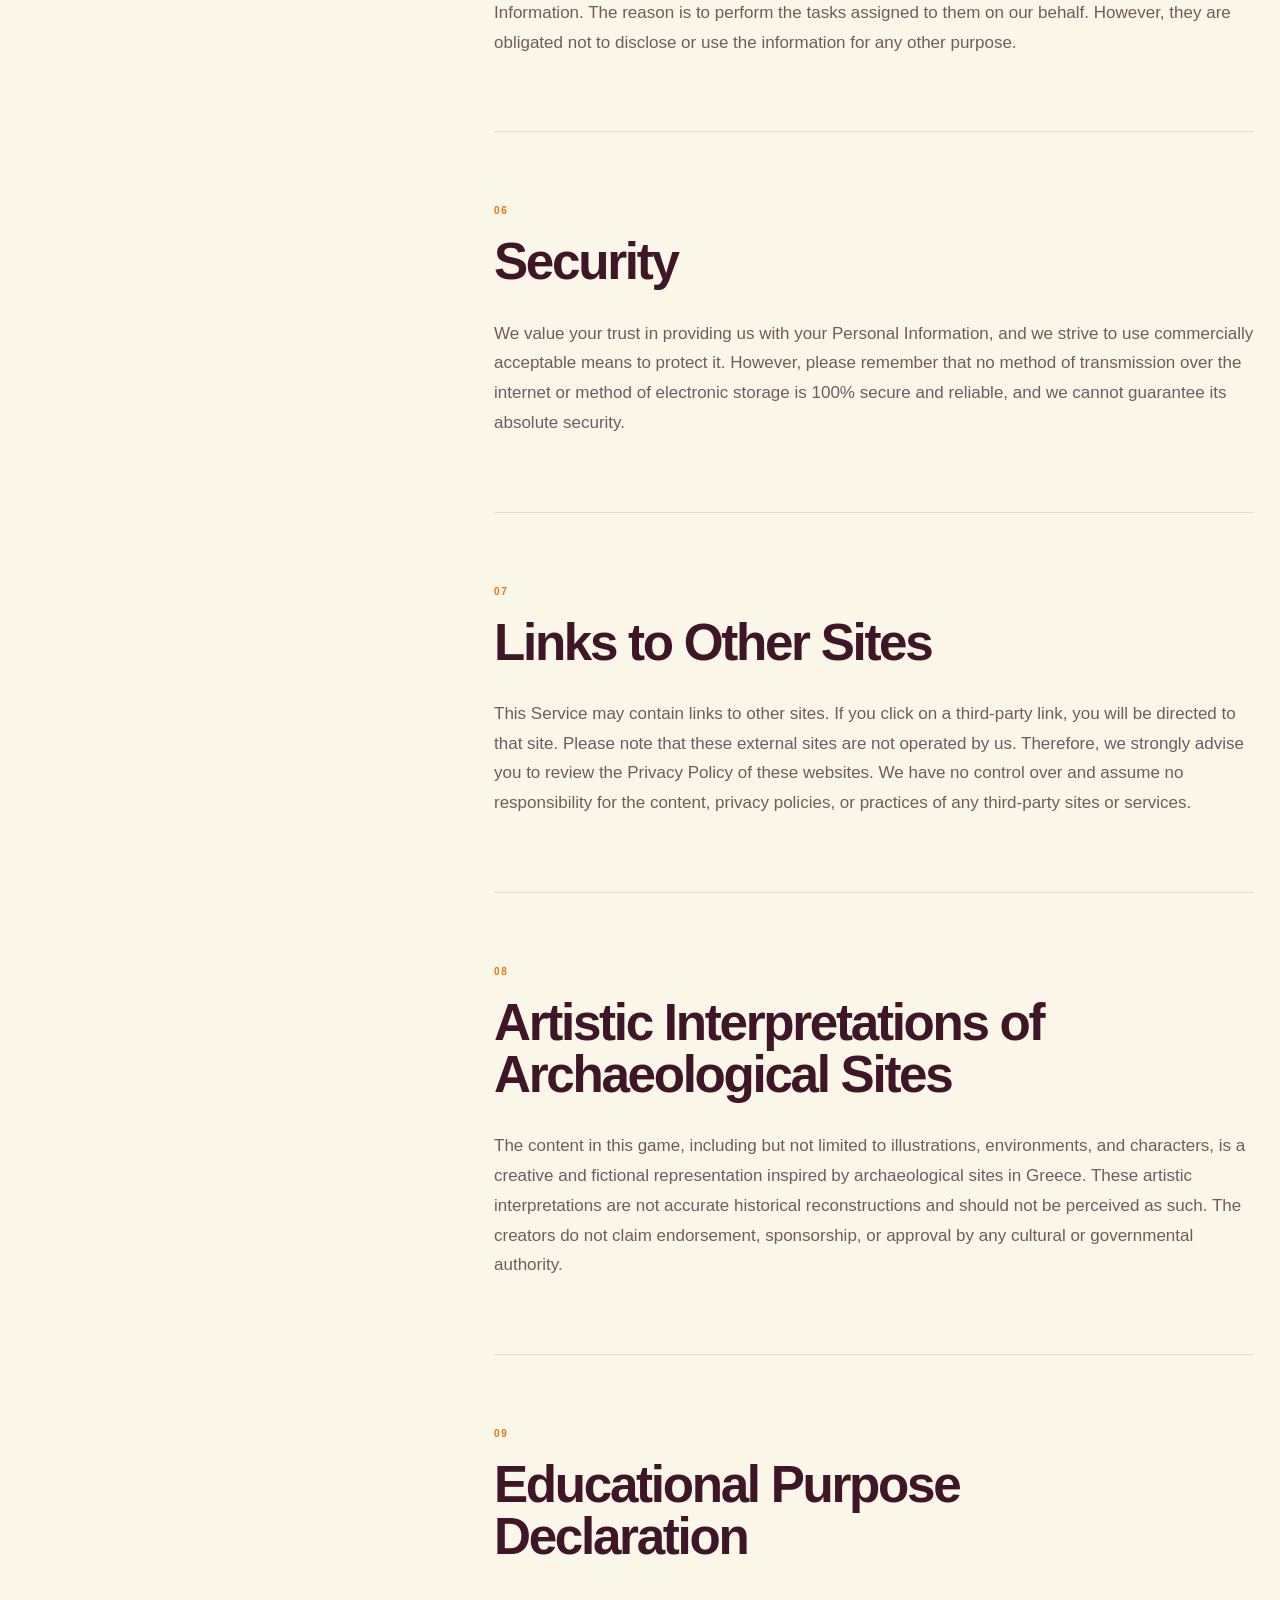
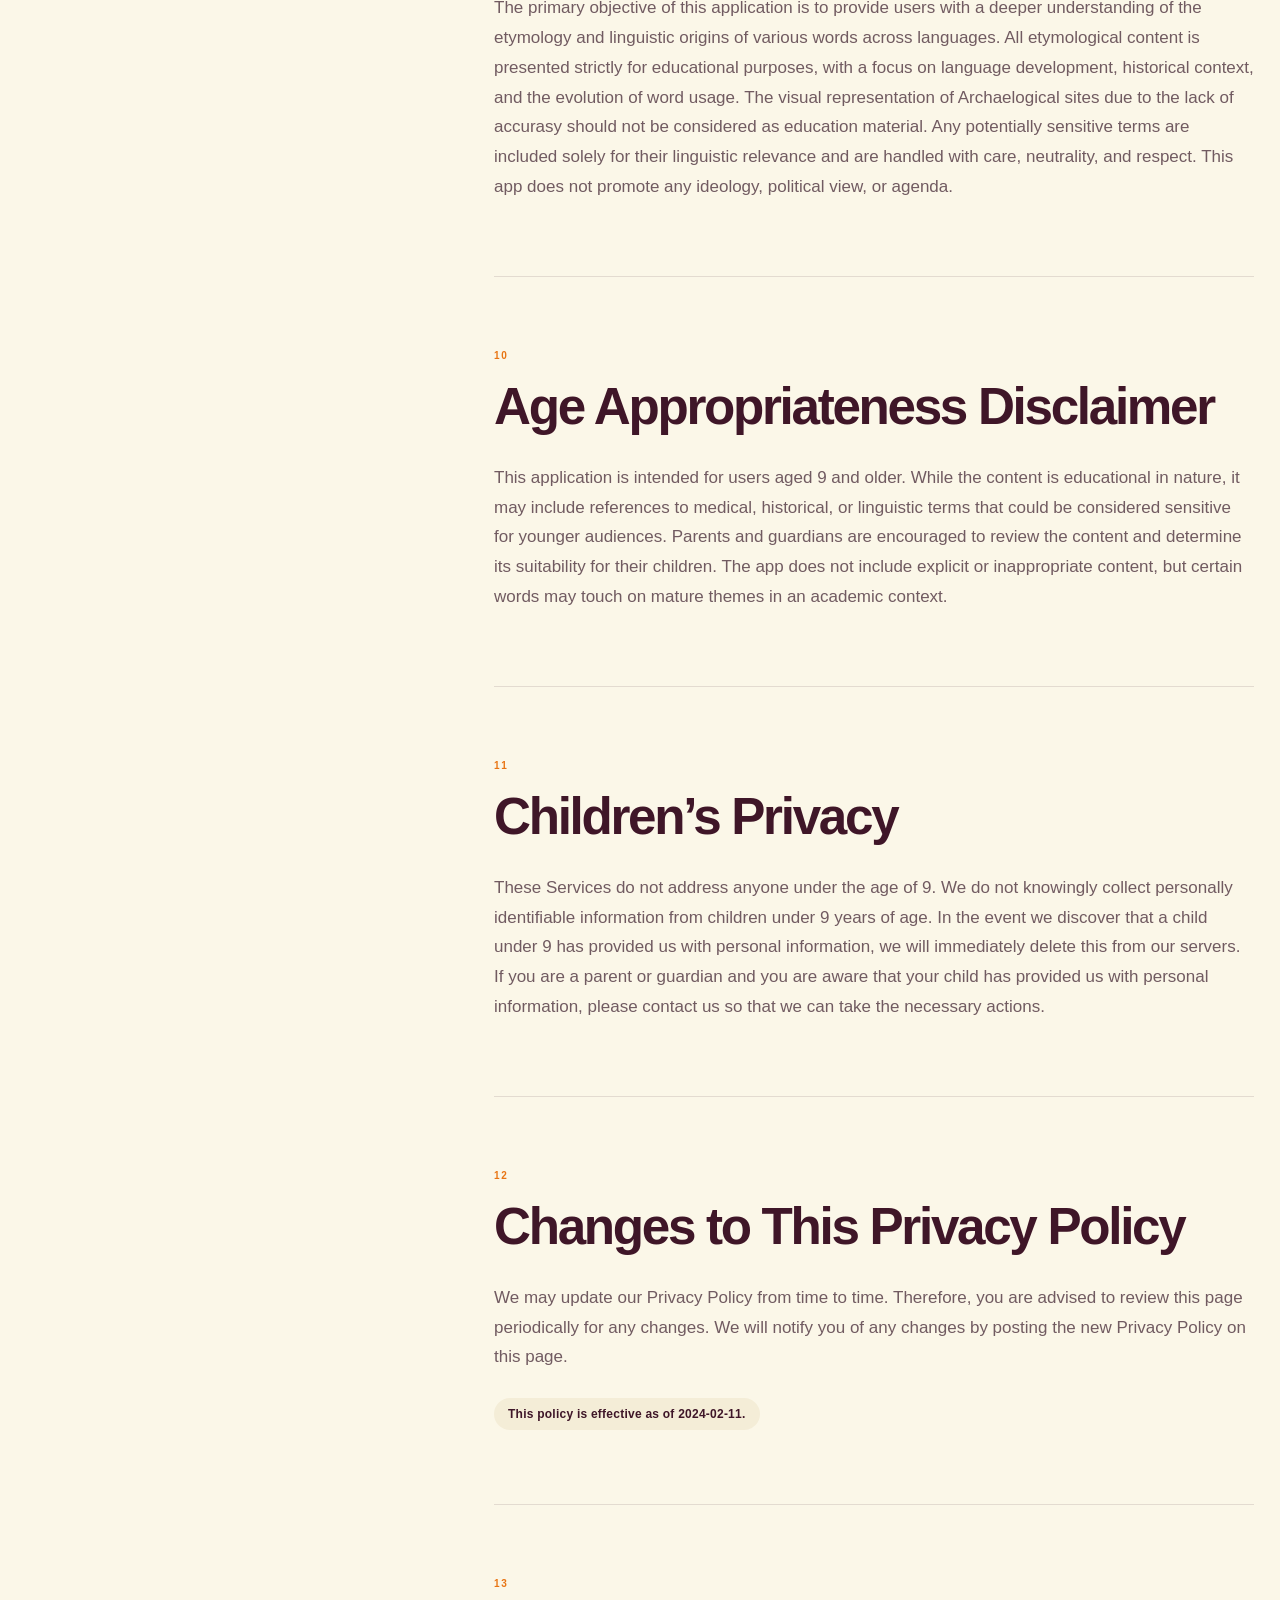
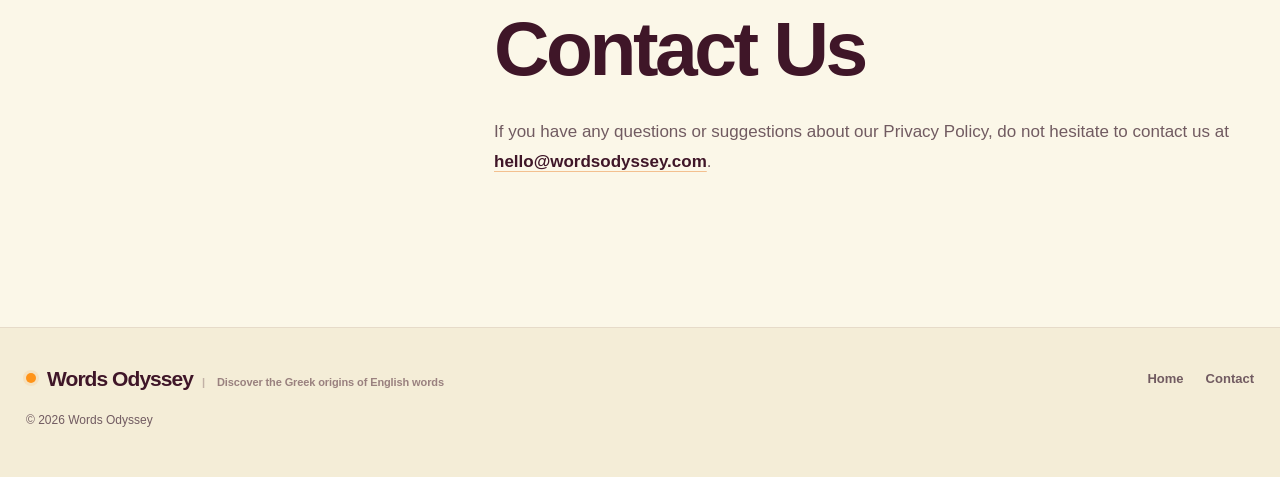
<file: privacy.html>
<!doctype html>
<html lang="en">
<head>
  <meta charset="utf-8" />
  <meta name="viewport" content="width=device-width, initial-scale=1" />
  <meta name="theme-color" content="#fbf7e8" />
  <title>Privacy and Policy — Words Odyssey</title>
  <meta name="description" content="Privacy Policy for the Words Odyssey app by Ioannis Kritikos." />
  <link rel="stylesheet" href="styles.css" />
</head>
<body class="legal-page">
  <header class="site-header legal-header" aria-label="Site header">
    <a class="brand" href="index.html" aria-label="Words Odyssey home">
      <span class="brand-mark" aria-hidden="true"></span>
      <span class="brand-name"><strong>Words Odyssey</strong><span class="brand-descriptor" aria-hidden="true"><span class="brand-divider">|</span> Discover the Greek origins of English words</span></span>
    </a>
    <nav class="nav legal-nav" aria-label="Privacy page navigation">
      <a href="index.html">Home</a>
      <a class="nav-cta" href="index.html#download"><span>App Store</span><span class="nav-cta-arrow" aria-hidden="true">↗</span></a>
    </nav>
  </header>


  <main>
    <section class="legal-hero page-width" aria-labelledby="privacy-title">
      <p class="eyebrow">Words Odyssey · Legal</p>
      <h1 id="privacy-title">Privacy<br>and Policy.</h1>
      <div class="legal-hero-meta">
        <p>A clear account of how information is handled when you use Words Odyssey.</p>
        <span>Effective 11 February 2024</span>
      </div>
    </section>

    <div class="legal-rule" aria-hidden="true"></div>

    <div class="legal-layout page-width">
      <aside class="legal-index" aria-label="Privacy Policy sections">
        <p>On this page</p>
        <nav id="privacy-index">
          <span class="legal-index-rail" aria-hidden="true"><span class="legal-index-thumb"></span></span>
          <a href="#privacy-policy">Privacy Policy</a>
          <a href="#information">Information Collection and Use</a>
          <a href="#log-data">Log Data</a>
          <a href="#cookies">Cookies</a>
          <a href="#providers">Service Providers</a>
          <a href="#security">Security</a>
          <a href="#other-sites">Links to Other Sites</a>
          <a href="#artistic">Artistic Interpretations</a>
          <a href="#educational">Educational Purpose</a>
          <a href="#age">Age Appropriateness</a>
          <a href="#children">Children’s Privacy</a>
          <a href="#changes">Changes</a>
          <a href="#contact">Contact Us</a>
        </nav>
      </aside>

      <article class="legal-article">
        <section id="privacy-policy" class="legal-section legal-intro-section">
          <p class="legal-section-number">01</p>
          <h2>Privacy Policy</h2>
          <p>Ioannis Kritikos built the Words Odyssey app as a Freemium app. This SERVICE is provided by Ioannis Kritikos at no cost with In-App-Purchases and is intended for use as is. This page is used to inform visitors regarding the policies with the collection, use, and disclosure of Personal Information if anyone decided to use the Service.</p>
          <p>If you choose to use the Service, then you agree to the collection and use of information in relation to this policy. The Personal Information that the application collects is used for providing and improving the Service. We will not use or share your information with anyone except as described in this Privacy Policy.</p>
          <p>The terms used in this Privacy Policy have the same meanings as in our Terms and Conditions, which are accessible at Words Odyssey unless otherwise defined in this Privacy Policy.</p>
        </section>

        <section id="information" class="legal-section">
          <p class="legal-section-number">02</p>
          <h2>Information Collection and Use</h2>
          <p>For a better experience while using our Service, we may require you to provide us with certain personally identifiable information. The information we request will be retained on your device and is not collected by us in any way.</p>
          <p>Our app does use third-party services that may collect information used to identify you.</p>
          <p>Link to the privacy policy of third-party service providers used by the app:</p>
          <ul class="legal-links-list">
            <li><a href="https://policies.google.com/privacy" target="_blank" rel="noopener noreferrer">Google Play Services <span aria-hidden="true">↗</span></a></li>
            <li><a href="https://unity.com/legal/game-player-and-app-user-privacy-policy" target="_blank" rel="noopener noreferrer">Unity <span aria-hidden="true">↗</span></a></li>
          </ul>
        </section>

        <section id="log-data" class="legal-section">
          <p class="legal-section-number">03</p>
          <h2>Log Data</h2>
          <p>We want to inform you that whenever you use our Service, in the case of an error in the app, we collect data and information (through third-party products) on your phone called Log Data. This Log Data may include information such as your device's Internet Protocol (“IP”) address, device name, operating system version, the configuration of the app when utilizing our Service, the time and date of your use of the Service, and other statistics.</p>
        </section>

        <section id="cookies" class="legal-section">
          <p class="legal-section-number">04</p>
          <h2>Cookies</h2>
          <p>Cookies are files with a small amount of data that are commonly used as anonymous unique identifiers. These are sent to your browser from the websites you visit and are stored on your device's internal memory.</p>
          <p>Our Service does not use these “cookies” explicitly. However, the app may use third-party code and libraries that utilize “cookies” to collect information and improve their services. You have the option to either accept or refuse these cookies and be notified when a cookie is being sent to your device. If you choose to refuse our cookies, you may not be able to use some portions of our Service.</p>
        </section>

        <section id="providers" class="legal-section">
          <p class="legal-section-number">05</p>
          <h2>Service Providers</h2>
          <p>We may employ third-party companies and individuals for the following reasons:</p>
          <ul>
            <li>To facilitate our Service;</li>
            <li>To provide the Service on our behalf;</li>
            <li>To perform Service-related services; or</li>
            <li>To assist us in analyzing how our Service is used.</li>
          </ul>
          <p>We want to inform users of this Service that these third parties have access to their Personal Information. The reason is to perform the tasks assigned to them on our behalf. However, they are obligated not to disclose or use the information for any other purpose.</p>
        </section>

        <section id="security" class="legal-section">
          <p class="legal-section-number">06</p>
          <h2>Security</h2>
          <p>We value your trust in providing us with your Personal Information, and we strive to use commercially acceptable means to protect it. However, please remember that no method of transmission over the internet or method of electronic storage is 100% secure and reliable, and we cannot guarantee its absolute security.</p>
        </section>

        <section id="other-sites" class="legal-section">
          <p class="legal-section-number">07</p>
          <h2>Links to Other Sites</h2>
          <p>This Service may contain links to other sites. If you click on a third-party link, you will be directed to that site. Please note that these external sites are not operated by us. Therefore, we strongly advise you to review the Privacy Policy of these websites. We have no control over and assume no responsibility for the content, privacy policies, or practices of any third-party sites or services.</p>
        </section>

        <section id="artistic" class="legal-section">
          <p class="legal-section-number">08</p>
          <h2>Artistic Interpretations of Archaeological Sites</h2>
          <p>The content in this game, including but not limited to illustrations, environments, and characters, is a creative and fictional representation inspired by archaeological sites in Greece. These artistic interpretations are not accurate historical reconstructions and should not be perceived as such. The creators do not claim endorsement, sponsorship, or approval by any cultural or governmental authority.</p>
        </section>

        <section id="educational" class="legal-section">
          <p class="legal-section-number">09</p>
          <h2>Educational Purpose Declaration</h2>
          <p>The primary objective of this application is to provide users with a deeper understanding of the etymology and linguistic origins of various words across languages. All etymological content is presented strictly for educational purposes, with a focus on language development, historical context, and the evolution of word usage. The visual representation of Archaelogical sites due to the lack of accurasy should not be considered as education material. Any potentially sensitive terms are included solely for their linguistic relevance and are handled with care, neutrality, and respect. This app does not promote any ideology, political view, or agenda.</p>
        </section>

        <section id="age" class="legal-section">
          <p class="legal-section-number">10</p>
          <h2>Age Appropriateness Disclaimer</h2>
          <p>This application is intended for users aged 9 and older. While the content is educational in nature, it may include references to medical, historical, or linguistic terms that could be considered sensitive for younger audiences. Parents and guardians are encouraged to review the content and determine its suitability for their children. The app does not include explicit or inappropriate content, but certain words may touch on mature themes in an academic context.</p>
        </section>

        <section id="children" class="legal-section">
          <p class="legal-section-number">11</p>
          <h2>Children’s Privacy</h2>
          <p>These Services do not address anyone under the age of 9. We do not knowingly collect personally identifiable information from children under 9 years of age. In the event we discover that a child under 9 has provided us with personal information, we will immediately delete this from our servers. If you are a parent or guardian and you are aware that your child has provided us with personal information, please contact us so that we can take the necessary actions.</p>
        </section>

        <section id="changes" class="legal-section">
          <p class="legal-section-number">12</p>
          <h2>Changes to This Privacy Policy</h2>
          <p>We may update our Privacy Policy from time to time. Therefore, you are advised to review this page periodically for any changes. We will notify you of any changes by posting the new Privacy Policy on this page.</p>
          <p class="effective-note">This policy is effective as of 2024-02-11.</p>
        </section>

        <section id="contact" class="legal-section legal-contact">
          <p class="legal-section-number">13</p>
          <h2>Contact Us</h2>
          <p>If you have any questions or suggestions about our Privacy Policy, do not hesitate to contact us at <a href="mailto:hello@wordsodyssey.com">hello@wordsodyssey.com</a>.</p>
        </section>
      </article>
    </div>
  </main>

  <footer class="footer legal-footer">
    <div class="footer-inner page-width">
      <a class="brand footer-brand" href="index.html"><span class="brand-mark" aria-hidden="true"></span><span class="brand-name"><strong>Words Odyssey</strong><span class="brand-descriptor"><span class="brand-divider">|</span> Discover the Greek origins of English words</span></span></a>
      <div class="footer-links"><a href="index.html">Home</a><a href="contact.html">Contact</a></div>
      <p>© 2026 Words Odyssey</p>
    </div>
  </footer>

  <script>
    (() => {
      const sections = [...document.querySelectorAll('.legal-article .legal-section[id]')];
      const index = document.getElementById('privacy-index');
      const links = index ? [...index.querySelectorAll('a[href^="#"]')] : [];
      if (!sections.length || !links.length || !index) return;

      let ticking = false;

      function setActive(id) {
        let activeLink = null;
        links.forEach(link => {
          const active = link.getAttribute('href') === `#${id}`;
          link.classList.toggle('is-active', active);
          if (active) {
            link.setAttribute('aria-current', 'true');
            activeLink = link;
          } else {
            link.removeAttribute('aria-current');
          }
        });

        if (activeLink) {
          const navBox = index.getBoundingClientRect();
          const linkBox = activeLink.getBoundingClientRect();
          const markerHeight = Math.max(12, Math.min(20, linkBox.height));
          const y = linkBox.top - navBox.top + (linkBox.height - markerHeight) / 2;
          index.style.setProperty('--legal-indicator-y', `${y.toFixed(1)}px`);
          index.style.setProperty('--legal-indicator-h', `${markerHeight.toFixed(1)}px`);
        }
      }

      function update() {
        ticking = false;

        // Read position in viewport coordinates so the sticky index remains
        // accurate regardless of the article's offset within the page.
        const probeY = Math.min(window.innerHeight * 0.30, 260);
        let current = sections[0];

        for (const section of sections) {
          if (section.getBoundingClientRect().top <= probeY) current = section;
          else break;
        }

        // The final chapter can be shorter than the remaining viewport. At the
        // physical end of the document, explicitly hand the indicator to it.
        const pageBottom = window.scrollY + window.innerHeight;
        const documentBottom = document.documentElement.scrollHeight;
        if (pageBottom >= documentBottom - 8) current = sections[sections.length - 1];

        setActive(current.id);
      }

      function requestUpdate() {
        if (!ticking) {
          ticking = true;
          requestAnimationFrame(update);
        }
      }

      addEventListener('scroll', requestUpdate, { passive: true });
      addEventListener('resize', requestUpdate, { passive: true });
      addEventListener('load', requestUpdate, { passive: true });
      update();
    })();
  </script>
</body>
</html>
</file>
<file: styles.css>
:root{
  --cream:#fbf7e8;
  --cream-2:#f4edd7;
  --orange:#ff9419;
  --orange-deep:#e87514;
  --aqua:#dff6f1;
  --ink:#3f1628;
  --muted:#715b61;
  --white:#fffdf8;
  --max:1240px;
}
*{box-sizing:border-box}
html{scroll-behavior:smooth}
body{margin:0;background:var(--cream);color:var(--ink);font-family:Inter,ui-sans-serif,-apple-system,BlinkMacSystemFont,"Segoe UI",Arial,sans-serif;line-height:1.5;overflow-x:hidden;-webkit-font-smoothing:antialiased}
img{display:block;max-width:100%}
a{color:inherit;text-decoration:none}
.page-width{width:min(calc(100% - 52px),var(--max));margin-inline:auto}

/* quieter, more Apple-like navigation */
.site-header{position:fixed;z-index:100;top:0;left:0;width:100%;height:70px;display:flex;align-items:center;justify-content:space-between;padding:0 max(26px,calc((100vw - var(--max))/2));background:rgba(251,247,232,.72);backdrop-filter:blur(22px) saturate(125%);border-bottom:1px solid rgba(63,22,40,.07);transition:background .25s ease,box-shadow .25s ease}
.site-header.scrolled{background:rgba(251,247,232,.94);box-shadow:0 8px 30px rgba(63,22,40,.045)}
.brand{display:inline-flex;align-items:center;gap:11px;white-space:nowrap}
.brand-mark{width:10px;height:10px;border-radius:50%;background:var(--orange);box-shadow:0 0 0 3px rgba(255,148,25,.12)}
.brand-name{display:inline-flex;align-items:baseline;gap:0;font-size:21px;line-height:1;letter-spacing:-.045em}
.brand-name strong{font:inherit;font-weight:900}
.brand-descriptor{margin-left:9px;font-size:12px;line-height:1;font-weight:720;letter-spacing:-.012em;color:rgba(63,22,40,.58)}
.brand-divider{display:inline-block;margin-right:9px;color:rgba(63,22,40,.28);font-weight:600}
.nav{display:flex;align-items:center;gap:28px;font-size:13px;font-weight:760}
.nav>a:not(.nav-cta){opacity:.62;transition:opacity .2s ease}.nav>a:not(.nav-cta):hover{opacity:1}
.nav-cta{padding:9px 15px;border-radius:999px;background:var(--ink);color:var(--cream);font-weight:850}

.eyebrow{margin:0 0 18px;text-transform:uppercase;letter-spacing:.16em;font-weight:900;font-size:12px;color:var(--orange-deep)}
h1,h2,h3{margin:0;line-height:.94;letter-spacing:-.06em;font-weight:900}
h1{font-size:clamp(66px,8.2vw,126px)}h1 span{color:var(--orange)}
h2{font-size:clamp(56px,6.5vw,98px)}
h3{font-size:clamp(42px,4.5vw,68px)}
.large-copy{font-size:clamp(20px,1.85vw,24px);line-height:1.52;color:var(--muted)}

/* HERO */
.hero{min-height:100svh;padding-top:128px;padding-bottom:64px;display:grid;grid-template-columns:.92fr 1.08fr;align-items:center;gap:42px}
.hero-copy{position:relative;z-index:4}.hero-lede{max-width:560px;margin:29px 0 30px;font-size:clamp(19px,2vw,24px);line-height:1.48;color:var(--muted)}
.hero-actions{display:flex;align-items:center;flex-wrap:wrap;gap:20px}.button{display:inline-flex;align-items:center;justify-content:center;min-height:54px;padding:0 24px;border-radius:999px;font-size:14px;font-weight:850;transition:transform .2s ease,box-shadow .2s ease}.button:hover{transform:translateY(-2px)}.button-dark{background:var(--ink);color:var(--cream);box-shadow:0 12px 28px rgba(63,22,40,.14)}.text-link{font-size:14px;font-weight:820;color:var(--muted)}.text-link b{color:var(--orange-deep);margin-left:5px}
.hero-art{position:relative;aspect-ratio:1;min-width:0;isolation:isolate;perspective:1000px}
.hero-layer{position:absolute;inset:0;will-change:transform;pointer-events:none;transform:translate3d(var(--tx,0px),var(--ty,0px),0)}
.hero-layer img{width:100%;height:100%;object-fit:contain;will-change:transform}
.hero-map-layer{--tx:0px;--ty:0px}.hero-owl-layer{--tx:0px;--ty:0px}
.hero-map-layer img{transform:translate(-2%,-1%) scale(1.02);animation:mapIdle 16s ease-in-out infinite alternate}
.hero-owl-layer img{transform:translate(4%,4%) scale(.94);filter:drop-shadow(0 28px 26px rgba(63,22,40,.12));animation:owlIdle 14s ease-in-out infinite alternate}
@keyframes mapIdle{from{translate:-1px .5px}to{translate:1.5px -1px}}
@keyframes owlIdle{from{translate:-1.5px 1px;rotate:-.07deg}to{translate:2px -1.5px;rotate:.08deg}}

/* ROOTS / FULL-BLEED EDITORIAL */
.roots{position:relative;width:100%;max-width:none;background:var(--cream-2);height:205vh;overflow:visible}
.roots-scroll{height:100%}
.roots-pin{position:sticky;top:0;width:100%;height:100vh;min-height:700px;overflow:hidden;isolation:isolate}
.roots-frame{position:relative;height:100%;z-index:12;pointer-events:none}
.roots-label{position:absolute;top:96px;left:0;text-transform:uppercase;letter-spacing:.16em;font-size:12px;font-weight:900;color:var(--orange-deep)}
.roots-label span{margin-left:16px;color:rgba(63,22,40,.28)}
.roots-copy{position:absolute;left:5.6%;top:50%;width:min(760px,72%);transform:translateY(-50%)}
.roots-copy h2{font-size:clamp(58px,7vw,108px)}
.roots-copy p{max-width:650px;margin:30px 0 0;font-size:clamp(19px,1.9vw,24px);line-height:1.52;color:var(--muted)}
.word-rail{position:absolute;z-index:2;left:0;width:100vw;overflow:hidden;pointer-events:none;white-space:nowrap;mix-blend-mode:multiply}
.rail-track{display:flex;align-items:center;width:max-content;gap:clamp(34px,4vw,78px);will-change:transform;font-size:clamp(72px,10.4vw,158px);line-height:1;letter-spacing:-.032em;font-weight:950;color:rgba(63,22,40,.09);padding-block:.08em .14em}
.rail-track span{display:block;flex:none}
.rail-track i{display:block;flex:none;font-style:normal;font-size:.34em;line-height:1;color:rgba(63,22,40,.15);transform:translateY(.08em)}
.rail-one{top:12%}
.rail-two{top:45%}
.rail-three{bottom:5%}
.rail-mobile{display:none}
.rail-two .rail-track{color:rgba(255,148,25,.145)}
.rail-two .rail-track i{color:rgba(255,148,25,.34)}
.roots-index{position:absolute;right:0;top:50%;display:flex;align-items:center;gap:10px;transform:translateY(-50%) rotate(90deg);transform-origin:center;font-size:10px;font-weight:900;letter-spacing:.18em;color:rgba(63,22,40,.38)}
.roots-index i{width:88px;height:1px;background:rgba(63,22,40,.24)}

/* JOURNEY */
.journey{background:var(--aqua);overflow:hidden}.journey-inner{min-height:1040px;padding:132px 0 126px;display:grid;grid-template-columns:.82fr 1.08fr;grid-template-rows:auto auto;align-items:center;gap:72px 112px}.journey-visual{position:relative;justify-self:center}.journey-ring{position:absolute;width:430px;height:430px;left:-165px;bottom:-105px;border:2px solid rgba(255,148,25,.72);border-radius:50%}.journey-visual img{position:relative;width:min(395px,100%);border-radius:38px;box-shadow:0 36px 70px rgba(63,22,40,.12);transform:rotate(-2.5deg)}.journey-copy .large-copy{max-width:650px;margin:31px 0 0}
.stats{grid-column:1/-1;display:grid;grid-template-columns:1fr 1fr;gap:0;border-top:1px solid rgba(63,22,40,.18)}.stat{position:relative;padding:28px 0 0}.stat+.stat{padding-left:54px;border-left:1px solid rgba(63,22,40,.18)}.stat-kicker{display:block;margin-bottom:34px;text-transform:uppercase;letter-spacing:.14em;font-size:10px;font-weight:900;color:rgba(63,22,40,.48)}.stat-main{display:flex;align-items:flex-end;gap:28px}.stat strong{font-size:clamp(118px,13vw,190px);line-height:.70;letter-spacing:-.095em;font-weight:950}.stat strong sup{font-size:.38em;color:var(--orange-deep);vertical-align:top;margin-left:.02em}.stat-main>span{max-width:150px;padding-bottom:4px;font-size:12px;line-height:1.28;text-transform:uppercase;letter-spacing:.13em;font-weight:900;color:var(--muted)}.stat:before{content:"";position:absolute;top:-2px;left:0;width:54px;height:4px;background:var(--orange)}.stat+.stat:before{left:54px}

/* PRODUCT STORY */
.play{padding-top:160px;padding-bottom:150px}.play-heading{max-width:980px;margin-bottom:92px}.story-row{min-height:760px;display:grid;grid-template-columns:.96fr 1.04fr;align-items:center;gap:108px;padding:88px 0;border-top:1px solid rgba(63,22,40,.10)}.story-copy{max-width:570px}.story-number{display:block;margin-bottom:26px;font-size:12px;line-height:1;font-weight:900;letter-spacing:.17em;color:var(--orange-deep)}.story-copy p{max-width:505px;margin:26px 0 0;font-size:19px;line-height:1.58;color:var(--muted)}.story-media{display:flex;align-items:center;position:relative}.story-media img{width:min(420px,100%);border-radius:38px;box-shadow:0 34px 70px rgba(63,22,40,.12)}.story-media-right{justify-content:flex-end}.story-media-right img{transform:translateX(3%) rotate(1.6deg)}.story-media-left{justify-content:flex-start}.story-media-left img{transform:translateX(-3%) rotate(-1.6deg)}

/* MORE THAN A WORD GAME — SYSTEMATIC, NOT RANDOM */
.about{height:225vh;background:var(--ink);color:var(--cream)}.about-scroll{height:100%}.about-pin{position:sticky;top:0;height:100vh;min-height:700px;overflow:hidden;isolation:isolate}.about-map{position:absolute;z-index:-1;inset:-18% -9% -18% 30%;background:url('assets/logo-background.png') center/contain no-repeat;opacity:.045;filter:grayscale(1) brightness(2)}
.about-grid{height:100%;display:grid;grid-template-columns:.78fr 1.22fr;align-items:center;gap:80px;position:relative}.about-intro{align-self:center}.about .eyebrow{color:var(--orange)}.about-intro h2{font-size:clamp(62px,6.6vw,100px)}.about-copy{max-width:450px;margin:34px 0 0;font-size:18px;line-height:1.55;color:rgba(251,247,232,.68)}
.about-reel{position:relative;min-width:0}.reel-window{position:relative;height:clamp(92px,11vw,162px);overflow:hidden;border-top:1px solid rgba(251,247,232,.22);border-bottom:1px solid rgba(251,247,232,.22)}.reel-word{position:absolute;left:0;top:50%;width:100%;transform:translateY(calc(-50% + var(--reel-y,0px)));opacity:var(--reel-opacity,0);font-size:clamp(58px,8.4vw,128px);line-height:.86;letter-spacing:-.075em;font-weight:950;white-space:nowrap;will-change:transform,opacity;color:var(--cream)}.reel-word[data-step="3"]{font-size:clamp(45px,7vw,106px)}
.reel-meta{display:grid;grid-template-columns:auto 1fr;gap:34px;align-items:start;padding-top:22px}.reel-count{display:flex;align-items:center;gap:9px;font-size:10px;font-weight:900;letter-spacing:.14em;color:rgba(251,247,232,.48)}.reel-count i{width:52px;height:1px;background:rgba(251,247,232,.26)}.reel-current{color:var(--orange)}.reel-list{display:grid;grid-template-columns:repeat(4,auto);justify-content:end;gap:18px;font-size:11px;font-weight:850;letter-spacing:.03em;color:rgba(251,247,232,.34)}.reel-list span{transition:color .25s ease}.reel-list span.active{color:var(--cream)}

/* FINALE — a quiet, narrow closing chapter after the dark editorial section */
.finale{position:relative;width:100%;max-width:none;background:var(--cream);color:var(--ink);overflow:hidden;padding:150px 26px 142px}
.finale::before{content:"";position:absolute;left:0;right:0;top:0;height:1px;background:rgba(63,22,40,.08)}
.finale-orbit{position:absolute;width:min(54vw,760px);aspect-ratio:1;border:1.5px solid rgba(255,148,25,.42);border-radius:50%;right:-14vw;top:-18%;pointer-events:none}
.finale-orbit::after{content:"";position:absolute;width:13px;height:13px;border-radius:50%;background:var(--orange);left:10%;top:23%;box-shadow:0 0 0 7px rgba(255,148,25,.08)}
.finale-inner{position:relative;z-index:2;width:min(calc(100% - 20px),1050px);margin-inline:auto;display:grid;grid-template-columns:1.12fr .88fr;align-items:center;gap:90px;padding:72px 0;border-top:1px solid rgba(63,22,40,.15);border-bottom:1px solid rgba(63,22,40,.15)}
.finale-copy h2{font-size:clamp(66px,7.2vw,104px)}
.finale-copy h2 span{color:var(--orange-deep)}
.finale-copy>p:not(.eyebrow){max-width:420px;margin:28px 0 34px;font-size:21px;line-height:1.5;color:var(--muted)}
.finale-art{position:relative;justify-self:end;width:min(380px,100%)}
.finale-disc{position:relative;aspect-ratio:1;border-radius:50%;overflow:hidden;box-shadow:0 28px 70px rgba(63,22,40,.13)}
.finale-disc::after{content:"";position:absolute;inset:0;border-radius:inherit;box-shadow:inset 0 0 0 1px rgba(63,22,40,.08)}
.finale-disc img{width:100%;height:100%;object-fit:cover;transform:scale(1.035)}
.finale-caption{display:block;width:100%;margin-top:22px;text-align:center;font-size:10px;line-height:1.35;text-transform:uppercase;letter-spacing:.15em;font-weight:900;color:rgba(63,22,40,.45);white-space:normal}
.footer{width:100%;max-width:none;background:var(--cream);border-top:1px solid rgba(63,22,40,.08)}
.footer-inner{padding-top:40px;padding-bottom:48px;display:grid;grid-template-columns:1fr auto;gap:22px;align-items:center}
.footer-links{display:flex;flex-wrap:wrap;gap:22px;font-size:13px;font-weight:760;color:var(--muted)}
.footer-inner p{grid-column:1/-1;margin:0;font-size:12px;color:var(--muted)}
.reveal{opacity:0;transform:translateY(22px);transition:opacity .72s cubic-bezier(.2,.7,.2,1),transform .72s cubic-bezier(.2,.7,.2,1)}.reveal.visible{opacity:1;transform:translateY(0)}

/* Motion fallbacks: the preview still feels alive even in a viewer that blocks inline interaction scripts.
   When JS runs, it takes over the editorial motion and these fallbacks are disabled. */
@keyframes railFallbackA{from{translate:-10px 0}to{translate:18px 0}}
@keyframes railFallbackB{from{translate:16px 0}to{translate:-14px 0}}
@keyframes reelFallback{
  0%,20%{opacity:1;translate:0 0}
  24%,96%{opacity:0;translate:0 -18px}
  100%{opacity:1;translate:0 0}
}
html:not(.js) .rail-one .rail-track,html:not(.js) .rail-three .rail-track{animation:railFallbackA 7s ease-in-out infinite alternate}
html:not(.js) .rail-two .rail-track{animation:railFallbackB 8s ease-in-out infinite alternate}
html:not(.js) .reel-word{opacity:0;animation:reelFallback 16s ease-in-out infinite}
html:not(.js) .reel-word[data-step="0"]{animation-delay:0s}
html:not(.js) .reel-word[data-step="1"]{animation-delay:4s}
html:not(.js) .reel-word[data-step="2"]{animation-delay:8s}
html:not(.js) .reel-word[data-step="3"]{animation-delay:12s}
html:not(.js) .reel-word:first-child{opacity:1}


/* V5 full-bleed safeguard: colored stages own the viewport; only their content is constrained. */
.roots,.journey,.about,.finale,.footer{width:100%;max-width:none;margin-left:0;margin-right:0}

/* V13 — expanded brand proposition. Keep the full descriptor on spacious headers,
   then collapse gracefully before it competes with navigation. */
@media(max-width:1080px){
  .brand-descriptor{display:none}
}

@media(max-width:980px){
  .page-width{width:min(calc(100% - 40px),var(--max))}.hero{grid-template-columns:1fr;min-height:auto;padding-top:112px;padding-bottom:80px;gap:0}.hero-art{order:-1;width:min(590px,92vw);margin:0 auto -38px}.roots-copy{left:4%;width:84%}.journey-inner{grid-template-columns:1fr;gap:68px;min-height:auto}.journey-copy{order:-1}.stats{grid-column:auto}.story-row{min-height:0;grid-template-columns:1fr;gap:50px;padding:75px 0 95px}.story-image-right .story-media,.story-image-left .story-media{order:2}.story-image-right .story-copy,.story-image-left .story-copy{order:1}.story-media-left,.story-media-right{justify-content:center}.story-media-left img,.story-media-right img{transform:none}.about-grid{grid-template-columns:1fr;align-content:center;gap:70px}.about-intro{max-width:680px}.about-reel{width:100%}.finale-inner{grid-template-columns:1fr;gap:62px}.finale-art{justify-self:center;width:min(390px,72vw)}
}
@media(max-width:720px){
  .site-header{height:60px;padding:0 14px}.brand-name{font-size:18px}.nav a:not(.nav-cta){display:none}.nav-cta{padding:8px 12px;font-size:12px}.page-width{width:calc(100% - 28px)}.hero{padding-top:82px;padding-bottom:64px}.hero-art{width:calc(100% + 10px);margin-left:-5px;margin-bottom:24px}.hero-copy{padding-top:4px}h1{font-size:clamp(58px,18vw,84px)}h2{font-size:clamp(49px,15vw,72px)}h3{font-size:clamp(40px,12vw,56px)}.hero-lede{font-size:18px;margin-top:22px}.button{width:100%}.text-link{width:100%;text-align:center}
  .roots{height:190vh}.roots-pin{min-height:620px}.roots-label{top:82px}.roots-copy{left:0;top:48%;width:94%}.roots-copy h2{font-size:clamp(52px,15vw,74px)}.roots-copy p{font-size:18px;max-width:94%}.rail-track{font-size:clamp(60px,20vw,94px);gap:clamp(30px,9vw,48px);line-height:1.01;letter-spacing:-.035em;font-weight:950;padding-block:.12em .20em}.rail-one{top:11%}.rail-two{top:34%}.rail-three{bottom:auto;top:62%}.rail-four{display:block;top:82%}.root-note{display:none}.roots-index{display:none}
  .journey-inner{padding:95px 0;gap:58px}.journey-visual img{width:min(330px,84vw)}.journey-ring{width:265px;height:265px;left:-88px;bottom:-60px}.stats{grid-template-columns:1fr}.stat{padding:26px 0 34px}.stat+.stat{padding-left:0;border-left:0;border-top:1px solid rgba(63,22,40,.18)}.stat+.stat:before{left:0}.stat strong{font-size:clamp(106px,32vw,144px)}.stat-main{gap:18px}
  .play{padding-top:105px;padding-bottom:95px}.play-heading{margin-bottom:55px}.story-row{padding:60px 0 82px}.story-media img{width:min(330px,82vw);border-radius:30px}.story-copy p{font-size:18px}
  .about{height:190vh}.about-pin{min-height:620px}.about-grid{gap:55px}.about-intro h2{font-size:clamp(54px,16vw,80px)}.about-copy{font-size:16px;margin-top:24px}.reel-window{height:88px}.reel-word{font-size:clamp(47px,14vw,72px)}.reel-word[data-step="3"]{font-size:clamp(36px,11vw,57px)}.reel-list{display:none}.about-map{inset:0 -55% 0 15%;opacity:.04}
  .finale{padding:105px 14px 100px}.finale-inner{width:100%;padding:52px 0;gap:48px}.finale-copy h2{font-size:clamp(58px,16vw,78px)}.finale-copy>p:not(.eyebrow){font-size:19px}.finale-art{width:min(320px,78vw)}.finale-caption{margin-top:20px;padding-inline:4px;font-size:9px;letter-spacing:.13em}.finale-orbit{width:92vw;right:-52vw;top:-7%}.footer-inner{grid-template-columns:1fr}.footer-links{gap:14px 18px}
}
@media(prefers-reduced-motion:reduce){html{scroll-behavior:auto}.reveal{opacity:1;transform:none;transition:none}.hero-map-layer img,.hero-owl-layer img{animation-duration:18s}}

/* V9 — micro typography refinement
   Preserve the V8 design while giving the display type slightly more air. */
h1,
h2,
h3 {
  letter-spacing: -0.05em;
}

/* These two multiline statements benefit from a touch more vertical breathing room. */
.hero h1,
.play-heading h2 {
  line-height: 0.98;
}


/* V11 — PRIVACY & POLICY PAGE */
.legal-page{background:var(--cream);color:var(--ink)}
.legal-header .nav>a:not(.nav-cta){opacity:.68}
.legal-hero{padding-top:178px;padding-bottom:112px}
.legal-hero .eyebrow{margin-bottom:28px}
.legal-hero h1{max-width:920px;font-size:clamp(78px,9vw,138px);line-height:.88;letter-spacing:-.055em}
.legal-hero-meta{display:grid;grid-template-columns:minmax(0,560px) auto;justify-content:space-between;align-items:end;gap:48px;margin-top:62px}
.legal-hero-meta p{margin:0;font-size:clamp(19px,1.7vw,23px);line-height:1.5;color:var(--muted)}
.legal-hero-meta span{display:block;font-size:11px;line-height:1;text-transform:uppercase;letter-spacing:.15em;font-weight:900;color:rgba(63,22,40,.48);white-space:nowrap}
.legal-rule{width:100%;height:1px;background:rgba(63,22,40,.12)}
.legal-layout{display:grid;grid-template-columns:230px minmax(0,760px);justify-content:space-between;gap:100px;padding-top:92px;padding-bottom:150px}
.legal-index{align-self:start;position:sticky;top:108px;padding-top:6px}
.legal-index>p{margin:0 0 22px;font-size:10px;line-height:1;text-transform:uppercase;letter-spacing:.16em;font-weight:900;color:var(--orange-deep)}
.legal-index nav{display:flex;flex-direction:column;gap:10px}
.legal-index a{font-size:12px;line-height:1.4;font-weight:760;color:rgba(63,22,40,.44);transition:color .18s ease,transform .18s ease}
.legal-index a:hover{color:var(--ink);transform:translateX(3px)}
.legal-article{min-width:0}
.legal-section{position:relative;padding:0 0 74px;margin:0 0 74px;border-bottom:1px solid rgba(63,22,40,.12);scroll-margin-top:110px}
.legal-section:last-child{margin-bottom:0}
.legal-section-number{margin:0 0 20px!important;font-size:10px!important;line-height:1!important;text-transform:uppercase;letter-spacing:.16em!important;font-weight:900!important;color:var(--orange-deep)!important}
.legal-section h2{max-width:720px;margin:0 0 30px;font-size:clamp(34px,4vw,54px);line-height:1.02;letter-spacing:-.045em}
.legal-section p,.legal-section li{font-size:17px;line-height:1.75;color:var(--muted)}
.legal-section p{margin:0 0 22px}
.legal-section p:last-child{margin-bottom:0}
.legal-section ul{margin:24px 0 26px;padding-left:1.25em}
.legal-section li{padding-left:.35em;margin:8px 0}
.legal-section a{color:var(--ink);font-weight:820;text-decoration:underline;text-decoration-thickness:1px;text-underline-offset:4px;text-decoration-color:rgba(232,117,20,.42)}
.legal-section a:hover{text-decoration-color:var(--orange-deep)}
.legal-links-list{list-style:none;padding:0!important;display:grid;grid-template-columns:1fr 1fr;gap:12px;margin-top:28px!important}
.legal-links-list li{margin:0;padding:0}
.legal-links-list a{display:flex;align-items:center;justify-content:space-between;min-height:62px;padding:0 18px;border:1px solid rgba(63,22,40,.13);border-radius:14px;text-decoration:none;font-size:14px;color:var(--ink);background:rgba(255,253,248,.34);transition:transform .18s ease,border-color .18s ease,background .18s ease}
.legal-links-list a:hover{transform:translateY(-2px);border-color:rgba(63,22,40,.25);background:rgba(255,253,248,.7)}
.legal-links-list a span{font-size:17px;color:var(--orange-deep)}
.effective-note{display:inline-block!important;margin-top:4px!important;padding:10px 14px;border-radius:999px;background:var(--cream-2);font-size:12px!important;line-height:1!important;font-weight:850!important;letter-spacing:.02em;color:var(--ink)!important}
.legal-contact{border-bottom:0;padding-bottom:0}
.legal-contact h2{font-size:clamp(48px,6vw,78px)}
.legal-footer{background:var(--cream-2)}

@media(max-width:980px){
  .legal-hero{padding-top:150px;padding-bottom:90px}
  .legal-layout{grid-template-columns:180px minmax(0,1fr);gap:60px;padding-top:78px}
  .legal-index a{font-size:11px}
}
@media(max-width:720px){
  .legal-header .legal-nav>a:not(.nav-cta){display:block;opacity:.72}
  .legal-header .legal-nav{gap:12px}
  .legal-header .nav-cta{display:none}
  .legal-hero{padding-top:118px;padding-bottom:68px}
  .legal-hero h1{font-size:clamp(62px,18vw,86px);line-height:.9}
  .legal-hero-meta{grid-template-columns:1fr;gap:26px;margin-top:42px}
  .legal-hero-meta span{font-size:9px}
  .legal-layout{display:block;padding-top:58px;padding-bottom:100px}
  .legal-index{position:relative;top:auto;padding:0 0 44px;margin-bottom:58px;border-bottom:1px solid rgba(63,22,40,.12)}
  .legal-index nav{display:grid;grid-template-columns:1fr 1fr;gap:12px 18px}
  .legal-index a{font-size:11px}
  .legal-section{padding-bottom:54px;margin-bottom:54px;scroll-margin-top:78px}
  .legal-section h2{font-size:clamp(34px,10.5vw,48px);margin-bottom:24px}
  .legal-section p,.legal-section li{font-size:16px;line-height:1.7}
  .legal-links-list{grid-template-columns:1fr}
  .legal-contact h2{font-size:clamp(48px,14vw,66px)}
}

/* V12 — CONTACT / SUPPORT */
.contact-page{background:var(--cream);color:var(--ink)}
.contact-header .nav>a:not(.nav-cta){opacity:.68}
.contact-hero{min-height:740px;padding-top:154px;padding-bottom:112px;display:grid;grid-template-columns:minmax(0,.9fr) minmax(360px,.72fr);align-items:center;gap:100px}
.contact-heading{max-width:670px}
.contact-heading .eyebrow{margin-bottom:24px}
.contact-heading h1{font-size:clamp(60px,7vw,94px);line-height:.94;letter-spacing:-.052em}
.contact-intro{max-width:570px;margin:34px 0 0;font-size:clamp(19px,1.7vw,23px);line-height:1.52;color:var(--muted)}
.contact-art{position:relative;width:min(470px,100%);justify-self:end;padding:34px 28px 58px;isolation:isolate}
.contact-disc{position:relative;aspect-ratio:1;border-radius:50%;overflow:hidden;background:var(--aqua);box-shadow:0 28px 68px rgba(63,22,40,.10)}
.contact-art-layer{position:absolute;inset:0;will-change:transform;transform:translate3d(var(--cx,0px),var(--cy,0px),0)}
.contact-art-layer img{width:100%;height:100%;object-fit:contain;will-change:transform}
.contact-map-layer img{transform:scale(1.04)}
.contact-owl-layer img{transform:translate(3.5%,4%) scale(.94);filter:drop-shadow(0 22px 24px rgba(63,22,40,.10))}
.contact-orbit{position:absolute;z-index:-1;border:1.5px solid rgba(232,117,20,.42);border-radius:50%;pointer-events:none}
.orbit-one{width:93%;aspect-ratio:1;right:-7%;top:3%}
.orbit-two{width:28%;aspect-ratio:1;left:-1%;bottom:13%;border-color:rgba(63,22,40,.10)}
.contact-art-caption{display:block;margin:24px auto 0;text-align:center;text-transform:uppercase;font-size:9px;line-height:1.4;letter-spacing:.17em;font-weight:900;color:rgba(63,22,40,.48)}
.contact-rule{width:100%;height:1px;background:rgba(63,22,40,.12)}
.contact-body{display:grid;grid-template-columns:minmax(220px,.56fr) minmax(0,760px);justify-content:space-between;gap:100px;padding-top:94px;padding-bottom:150px}
.contact-index{margin:0 0 20px;text-transform:uppercase;font-size:10px;line-height:1;letter-spacing:.16em;font-weight:900;color:var(--orange-deep)}
.contact-note h2{max-width:330px;font-size:clamp(42px,4.5vw,62px);line-height:1;letter-spacing:-.045em}
.contact-details>p{max-width:700px;margin:0 0 40px;font-size:clamp(18px,1.6vw,21px);line-height:1.65;color:var(--muted)}
.contact-email{position:relative;display:grid;grid-template-columns:1fr auto;grid-template-areas:"label arrow" "email arrow";gap:10px 24px;align-items:center;padding:28px 30px;border-top:1px solid rgba(63,22,40,.16);border-bottom:1px solid rgba(63,22,40,.16);transition:padding-left .22s ease,background .22s ease}
.contact-email:hover{padding-left:38px;background:rgba(244,237,215,.50)}
.contact-email-label{grid-area:label;text-transform:uppercase;font-size:9px;line-height:1;letter-spacing:.17em;font-weight:900;color:var(--orange-deep)}
.contact-email strong{grid-area:email;min-width:0;font-size:clamp(20px,2.2vw,30px);line-height:1.15;letter-spacing:-.025em;overflow-wrap:anywhere}
.contact-email-arrow{grid-area:arrow;font-size:28px;line-height:1;color:var(--orange-deep)}
.contact-help-note{display:grid;grid-template-columns:160px minmax(0,1fr);gap:30px;margin-top:42px;padding-top:0}
.contact-help-note span{text-transform:uppercase;font-size:9px;line-height:1.4;letter-spacing:.16em;font-weight:900;color:rgba(63,22,40,.44)}
.contact-help-note p{max-width:500px;margin:0;font-size:14px;line-height:1.65;color:rgba(113,91,97,.84)}
.contact-footer{background:var(--cream-2)}

@media(max-width:980px){
  .contact-hero{grid-template-columns:1fr .8fr;gap:48px;padding-top:132px;padding-bottom:90px;min-height:660px}
  .contact-art{width:min(390px,100%);padding-inline:18px}
  .contact-body{grid-template-columns:180px minmax(0,1fr);gap:60px;padding-top:78px}
}
@media(max-width:720px){
  .contact-header .contact-nav>a:not(.nav-cta){display:block;opacity:.72}
  .contact-header .contact-nav{gap:12px}
  .contact-header .nav-cta{display:none}
  .contact-hero{min-height:0;display:flex;flex-direction:column;padding-top:112px;padding-bottom:72px;gap:62px;align-items:stretch}
  .contact-heading h1{font-size:clamp(54px,15vw,72px);line-height:.96}
  .contact-intro{font-size:18px;margin-top:26px}
  .contact-art{width:min(330px,88vw);align-self:center;justify-self:auto;padding:18px 12px 42px}
  .contact-art-caption{font-size:8px;letter-spacing:.15em;margin-top:19px}
  .contact-body{display:block;padding-top:64px;padding-bottom:100px}
  .contact-note{margin-bottom:50px}
  .contact-note h2{font-size:clamp(42px,12vw,56px)}
  .contact-details>p{font-size:17px;line-height:1.65;margin-bottom:34px}
  .contact-email{padding:24px 0;grid-template-columns:minmax(0,1fr) auto;gap:9px 14px}
  .contact-email:hover{padding-left:0;background:transparent}
  .contact-email strong{font-size:clamp(18px,5.1vw,23px)}
  .contact-email-arrow{font-size:24px}
  .contact-help-note{grid-template-columns:1fr;gap:12px;margin-top:34px}
}

/* V18 — CONTACT PATHS
   Two restrained editorial routes: support and institutional / partnership enquiries. */
.contact-paths{display:block}
.contact-path{padding:0 0 48px;margin:0 0 48px;border-bottom:1px solid rgba(63,22,40,.14)}
.contact-path-head{display:grid;grid-template-columns:42px minmax(0,1fr);gap:22px;align-items:start;margin-bottom:24px}
.contact-path-number{padding-top:7px;font-size:9px;line-height:1;letter-spacing:.16em;font-weight:900;color:var(--orange-deep)}
.contact-path h3{margin:0;max-width:660px;font-size:clamp(30px,3vw,44px);line-height:1.04;letter-spacing:-.035em}
.contact-path>p{max-width:690px;margin:0;font-size:clamp(17px,1.45vw,20px);line-height:1.66;color:var(--muted)}
.contact-path .contact-path-note{max-width:610px;margin-top:20px;font-size:14px;line-height:1.7;color:rgba(113,91,97,.82)}
.contact-inline-email{color:var(--ink);font-weight:800;text-decoration:none;background-image:linear-gradient(var(--orange-deep),var(--orange-deep));background-position:0 100%;background-size:100% 1px;background-repeat:no-repeat;transition:color .22s ease,background-size .22s ease}
.contact-inline-email:hover{color:var(--orange-deep);background-size:0 1px}
.contact-email-shared{margin-top:6px}

@media(max-width:720px){
  .contact-path{padding-bottom:38px;margin-bottom:38px}
  .contact-path-head{grid-template-columns:32px minmax(0,1fr);gap:14px;margin-bottom:20px}
  .contact-path-number{padding-top:5px}
  .contact-path h3{font-size:clamp(28px,8.5vw,38px);line-height:1.06}
  .contact-path>p{font-size:16px;line-height:1.7}
  .contact-path .contact-path-note{font-size:13.5px;line-height:1.7;margin-top:18px}
  .contact-email-shared{margin-top:0}
}

/* V13 mobile signature: once the secondary navigation collapses, the proposition
   returns as a quiet second line instead of competing horizontally. */
@media(max-width:720px){
  .brand-name{display:flex;flex-direction:column;align-items:flex-start;justify-content:center;gap:3px;line-height:1}
  .brand-descriptor{display:block;margin-left:0;font-size:8.5px;line-height:1;letter-spacing:.005em;font-weight:720;color:rgba(63,22,40,.52)}
  .brand-divider{display:none}
}

/* V14 — DOWNLOAD / STORE ACTION SYSTEM
   Platform availability presented in the same restrained editorial language as the site. */
.store-actions{
  display:flex;
  align-items:stretch;
  gap:10px;
  width:min(100%,620px);
}
.store-button{
  min-height:56px;
  border-radius:16px;
  padding:0 18px;
  display:flex;
  align-items:center;
  justify-content:space-between;
  gap:24px;
  font-size:13px;
  line-height:1;
  font-weight:850;
  letter-spacing:-.012em;
}
.store-button-primary{
  min-width:270px;
  background:var(--ink);
  color:var(--cream);
  border:1px solid var(--ink);
  box-shadow:0 12px 28px rgba(63,22,40,.12);
  transition:background .34s ease,transform .34s cubic-bezier(.2,.8,.2,1),box-shadow .34s ease;
}
.store-button-primary:hover{
  background:#4a1b30;
  transform:translateY(-1px);
  box-shadow:0 15px 34px rgba(63,22,40,.15);
}
.store-arrow{
  display:inline-flex;
  align-items:center;
  justify-content:center;
  width:20px;
  height:20px;
  flex:0 0 20px;
  font-size:16px;
  line-height:1;
  font-weight:650;
  transform:translate(0,0);
  transition:transform .34s cubic-bezier(.2,.8,.2,1);
}
.store-button-primary:hover .store-arrow{transform:translate(2px,-2px)}
.store-button-coming{
  min-width:205px;
  color:var(--ink);
  border:1px solid rgba(63,22,40,.18);
  background:rgba(255,253,248,.22);
  cursor:default;
  box-shadow:inset 0 0 0 1px rgba(255,255,255,.14);
}
.store-status{
  display:inline-flex;
  align-items:center;
  gap:7px;
  font-size:10px;
  text-transform:uppercase;
  letter-spacing:.10em;
  font-weight:900;
  color:rgba(63,22,40,.48);
  white-space:nowrap;
}
.store-status i{
  width:5px;
  height:5px;
  border-radius:50%;
  background:var(--orange-deep);
  opacity:.78;
}
.hero-actions{
  align-items:flex-start;
  gap:18px 20px;
}
.hero-actions>.text-link{
  align-self:center;
}
.store-actions-finale{
  margin-top:2px;
}

@media(max-width:1180px){
  .hero-actions{display:block}
  .hero-actions>.text-link{display:inline-block;margin-top:20px}
}
@media(max-width:720px){
  .store-actions{
    width:100%;
    flex-direction:column;
    gap:9px;
  }
  .store-button{
    width:100%;
    min-width:0;
    min-height:54px;
    padding:0 17px;
    border-radius:15px;
  }
  .store-button-primary{box-shadow:0 10px 24px rgba(63,22,40,.11)}
  .hero-actions>.text-link{display:block;margin-top:20px;width:100%;text-align:center}
  .store-actions-finale{margin-top:0}
}
@media(prefers-reduced-motion:reduce){
  .store-button-primary,.store-arrow{transition:none}
  .store-button-primary:hover{transform:none}
  .store-button-primary:hover .store-arrow{transform:none}
}

/* V15 — HEADER STORE CTA + EXPANDED FOOTER SIGNATURE
   The header action now belongs to the same restrained store-action family as the
   main download buttons, but stays deliberately compact so navigation remains quiet. */
.nav-cta{
  min-height:38px;
  padding:0 12px 0 14px;
  border-radius:11px;
  display:inline-flex;
  align-items:center;
  justify-content:center;
  gap:9px;
  background:var(--ink);
  color:var(--cream);
  font-weight:850;
  letter-spacing:-.012em;
  box-shadow:0 7px 18px rgba(63,22,40,.09);
  transition:background .32s ease,transform .32s cubic-bezier(.2,.8,.2,1),box-shadow .32s ease;
}
.nav-cta-arrow{
  display:inline-block;
  color:var(--orange);
  font-size:13px;
  line-height:1;
  transform:translate(0,0);
  transition:transform .32s cubic-bezier(.2,.8,.2,1);
}
.nav-cta:hover{
  transform:translateY(-1px);
  box-shadow:0 9px 22px rgba(63,22,40,.12);
}
.nav-cta:hover .nav-cta-arrow{transform:translate(2px,-2px)}

/* The footer now closes with the same brand + proposition signature as the header,
   while retaining the quieter footer scale. */
.footer-brand .brand-name{
  display:inline-flex;
  flex-direction:row;
  align-items:baseline;
  gap:0;
}
.footer-brand .brand-descriptor{
  display:inline-block;
  margin-left:9px;
  font-size:11px;
  line-height:1;
  font-weight:720;
  letter-spacing:-.01em;
  color:rgba(63,22,40,.50);
}
.footer-brand .brand-divider{display:inline-block;margin-right:9px}

@media(max-width:1080px){
  .footer-brand .brand-descriptor{display:inline-block}
}

@media(max-width:720px){
  .nav-cta{min-height:36px;padding:0 10px 0 11px;border-radius:10px;gap:7px;font-size:12px}
  .nav-cta-arrow{font-size:12px}
  .footer-brand .brand-name{display:flex;flex-direction:column;align-items:flex-start;gap:4px}
  .footer-brand .brand-descriptor{display:block;margin-left:0;font-size:8.5px;line-height:1.1;letter-spacing:.005em}
  .footer-brand .brand-divider{display:none}
}

@media(prefers-reduced-motion:reduce){
  .nav-cta,.nav-cta-arrow{transition:none}
  .nav-cta:hover{transform:none}
  .nav-cta:hover .nav-cta-arrow{transform:none}
}

/* V16 — PRIVACY POLICY READING POSITION
   A near-invisible editorial cue rather than a conventional scrollbar. */
.legal-index nav{position:relative}
.legal-index-rail{
  position:absolute;
  left:-18px;
  top:1px;
  bottom:1px;
  width:1px;
  background:rgba(63,22,40,.115);
  pointer-events:none;
}
.legal-index-thumb{
  position:absolute;
  left:-1px;
  top:var(--legal-indicator-y,0px);
  width:3px;
  height:var(--legal-indicator-h,14px);
  border-radius:999px;
  background:var(--orange-deep);
  box-shadow:0 0 0 1px rgba(251,247,232,.3);
  transition:top .42s cubic-bezier(.2,.8,.2,1),height .42s cubic-bezier(.2,.8,.2,1);
}
.legal-index a{
  transition:color .24s ease,transform .24s ease,opacity .24s ease;
}
.legal-index a.is-active{
  color:var(--ink);
  transform:translateX(3px);
}

@media(max-width:720px){
  .legal-index-rail{display:none}
  .legal-index a.is-active{transform:none}
}

@media(prefers-reduced-motion:reduce){
  .legal-index-thumb{transition:none}
}
</file>
